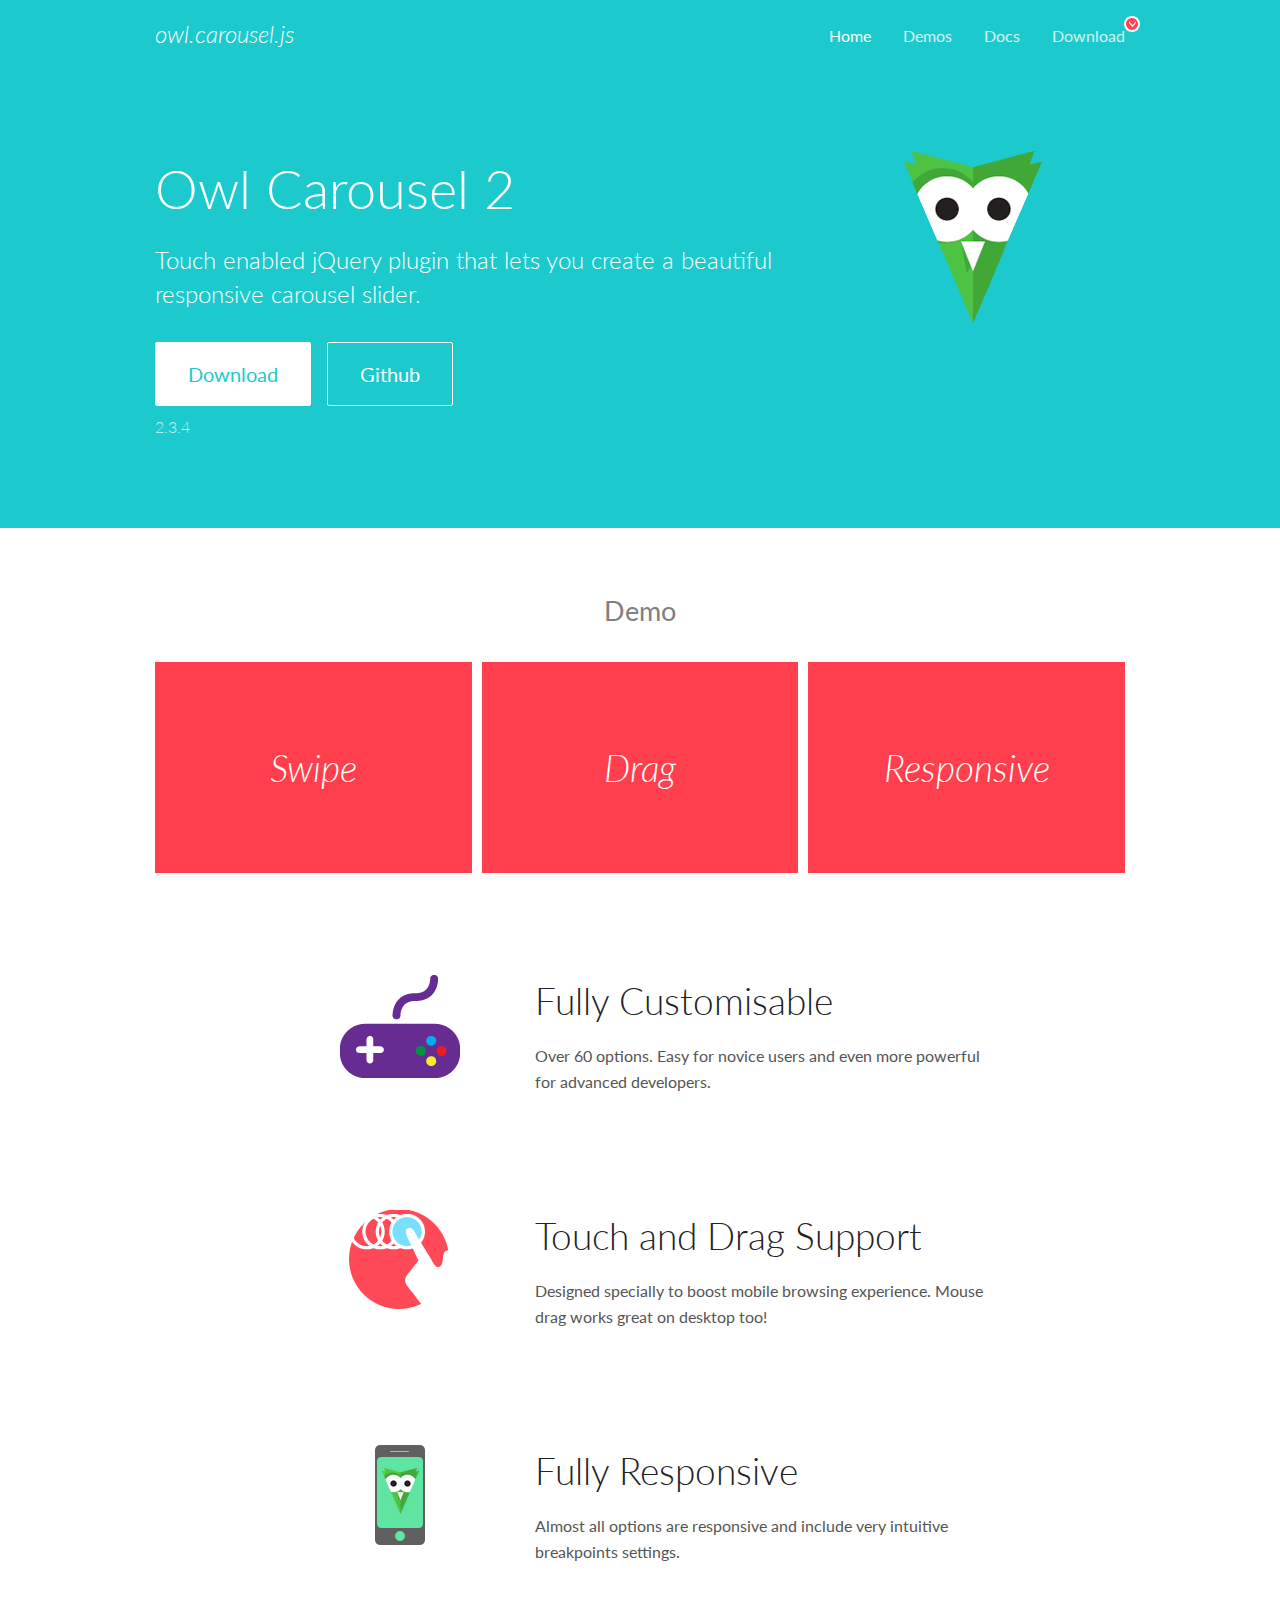
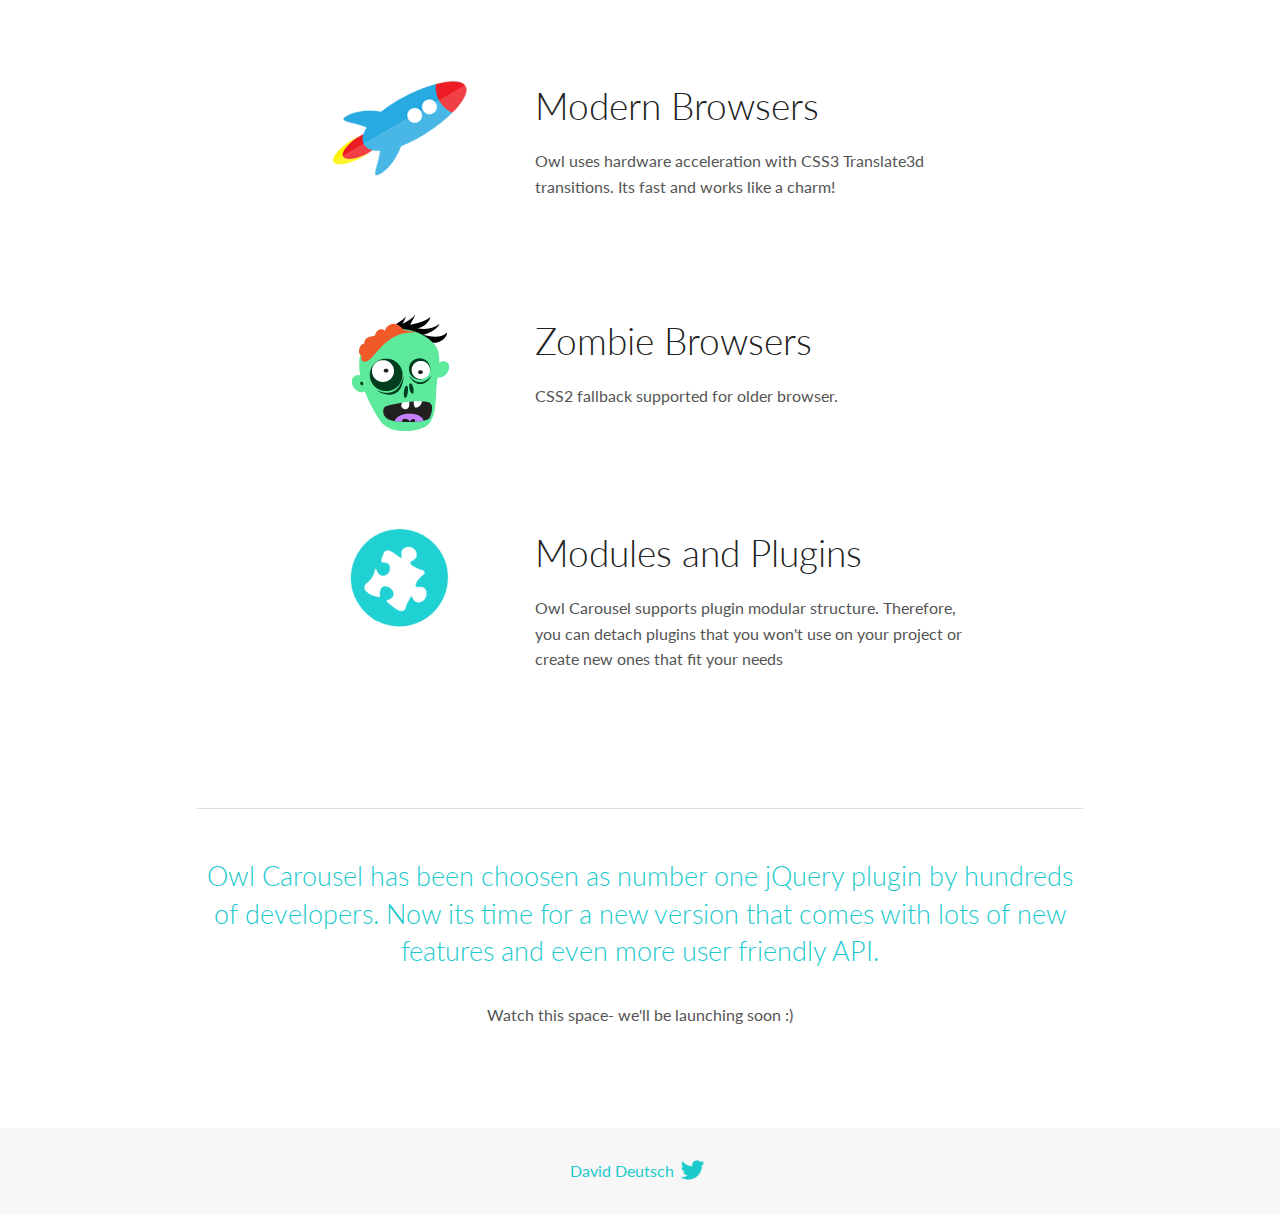
<file: owlCarousel/docs/index.html>
<!DOCTYPE html>
<html lang="en">
  <head>

    <!-- head -->
    <meta charset="utf-8">
    <meta name="msapplication-tap-highlight" content="no" />
    <meta name="viewport" content="width=device-width, initial-scale=1.0" />
    <meta name="description" content="Touch enabled jQuery plugin that lets you create beautiful responsive carousel slider.">
    <meta name="author" content="David Deutsch">
    <title>
      Home | Owl Carousel | 2.3.4
    </title>

    <!-- Stylesheets -->
    <link href='https://fonts.googleapis.com/css?family=Lato:300,400,700,400italic,300italic' rel='stylesheet' type='text/css'>
    <link rel="stylesheet" href="assets/css/docs.theme.min.css">

    <!-- Owl Stylesheets -->
    <link rel="stylesheet" href="assets/owlcarousel/assets/owl.carousel.min.css">
    <link rel="stylesheet" href="assets/owlcarousel/assets/owl.theme.default.min.css">

    <!-- HTML5 shim and Respond.js IE8 support of HTML5 elements and media queries -->

    <!--[if lt IE 9]>
      <script src="https://oss.maxcdn.com/libs/html5shiv/3.7.0/html5shiv.js"></script>
      <script src="https://oss.maxcdn.com/libs/respond.js/1.3.0/respond.min.js"></script>
    <![endif]-->

    <!-- Favicons -->
    <link rel="apple-touch-icon-precomposed" sizes="144x144" href="assets/ico/apple-touch-icon-144-precomposed.png">
    <link rel="shortcut icon" href="assets/ico/favicon.png">
    <link rel="shortcut icon" href="favicon.ico">

    <!-- Yeah i know js should not be in header. Its required for demos.-->

    <!-- javascript -->
    <script src="assets/vendors/jquery.min.js"></script>
    <script src="assets/owlcarousel/owl.carousel.js"></script>
  </head>
  <body>

    <!-- header -->
    <header class="header">
      <div class="row">
        <div class="large-12 columns">
          <div class="brand left">
            <h3>
              <a href="/OwlCarousel2/">owl.carousel.js</a> 
            </h3>
          </div>
          <a id="toggle-nav" class="right">
            <span></span> <span></span> <span></span> 
          </a> 
          <div class="nav-bar">
            <ul class="clearfix">
              <li class="active">
                <a href="/OwlCarousel2/index.html">Home</a> 
              </li>
              <li> <a href="/OwlCarousel2/demos/demos.html">Demos</a>  </li>
              <li> <a href="/OwlCarousel2/docs/started-welcome.html">Docs</a>  </li>
              <li>
                <a href="https://github.com/OwlCarousel2/OwlCarousel2/archive/2.3.4.zip">Download</a> 
                <span class="download"></span> 
              </li>
            </ul>
          </div>
        </div>
      </div>
    </header>

    <!-- home panel -->
    <section id="hero">
      <div class="row">
        <div class="large-8 medium-8 columns">
          <h1>Owl Carousel 2</h1>
          <h4>Touch enabled jQuery plugin that lets you create a beautiful responsive carousel slider.</h4>
          <a href="https://github.com/OwlCarousel2/OwlCarousel2/archive/2.3.4.zip" class="hero-button">Download</a> 
          <a href="https://github.com/OwlCarousel2/OwlCarousel2" class="hero-button outline">Github</a> 
          <p>2.3.4</p>
        </div>
        <div class="large-4 medium-4 columns">
          <img class="owl-logo" src="assets/img/owl-logo.png" alt="mr. Owl">
        </div>
      </div>
    </section>

    <!-- body -->
    <div class="home-demo">
      <div class="row">
        <div class="large-12 columns">
          <h3>Demo</h3>
          <div class="owl-carousel">
            <div class="item">
              <h2>Swipe</h2>
            </div>
            <div class="item">
              <h2>Drag</h2>
            </div>
            <div class="item">
              <h2>Responsive</h2>
            </div>
            <div class="item">
              <h2>CSS3</h2>
            </div>
            <div class="item">
              <h2>Fast</h2>
            </div>
            <div class="item">
              <h2>Easy</h2>
            </div>
            <div class="item">
              <h2>Free</h2>
            </div>
            <div class="item">
              <h2>Upgradable</h2>
            </div>
            <div class="item">
              <h2>Tons of options</h2>
            </div>
            <div class="item">
              <h2>Infinity</h2>
            </div>
            <div class="item">
              <h2>Auto Width</h2>
            </div>
          </div>
        </div>
      </div>
    </div>
    <script>
      var owl = $('.owl-carousel');
      owl.owlCarousel({
        margin: 10,
        loop: true,
        responsive: {
          0: {
            items: 1
          },
          600: {
            items: 2
          },
          1000: {
            items: 3
          }
        }
      })
    </script>

    <!-- features -->
    <div id="features">
      <div class="row">
        <div class="small-12 medium-9 small-centered columns">
          <section class="row feature">
            <div class="medium-4 small-12 columns">
              <img src="assets/img/feature-options.png" alt="">
            </div>
            <div class="medium-8 small-12 columns">
              <h2>Fully Customisable</h2>
              <p>Over 60 options. Easy for novice users and even more powerful for advanced developers.</p>
            </div>
          </section>
          <section class="row feature">
            <div class="medium-4 small-12 columns">
              <img src="assets/img/feature-drag.png" alt="">
            </div>
            <div class="medium-8 small-12 columns">
              <h2>Touch and Drag Support</h2>
              <p>Designed specially to boost mobile browsing experience. Mouse drag works great on desktop too!</p>
            </div>
          </section>
          <section class="row feature">
            <div class="medium-4 small-12 columns">
              <img src="assets/img/feature-responsive.png" alt="">
            </div>
            <div class="medium-8 small-12 columns">
              <h2>Fully Responsive</h2>
              <p>Almost all options are responsive and include very intuitive breakpoints settings.</p>
            </div>
          </section>
          <section class="row feature">
            <div class="medium-4 small-12 columns">
              <img src="assets/img/feature-modern.png" alt="">
            </div>
            <div class="medium-8 small-12 columns">
              <h2>Modern Browsers</h2>
              <p>Owl uses hardware acceleration with CSS3 Translate3d transitions. Its fast and works like a charm! </p>
            </div>
          </section>
          <section class="row feature">
            <div class="medium-4 small-12 columns">
              <img src="assets/img/feature-zombie.png" alt="">
            </div>
            <div class="medium-8 small-12 columns">
              <h2>Zombie Browsers</h2>
              <p>CSS2 fallback supported for older browser.</p>
            </div>
          </section>
          <section class="row feature">
            <div class="medium-4 small-12 columns">
              <img src="assets/img/feature-module.png" alt="">
            </div>
            <div class="medium-8 small-12 columns">
              <h2>Modules and Plugins</h2>
              <p>Owl Carousel supports plugin modular structure. Therefore, you can detach plugins that you won&#x27;t use on your project or create new ones that fit your needs</p>
            </div>
          </section>
        </div>
      </div>
    </div>

    <!-- footer -->
    <section id="teaser-text">
      <div class="row">
        <div class="small-12 medium-11 small-centered columns">
          <hr>
          <h3 id="owl-carousel-has-been-choosen-as-number-one-jquery-plugin-by-hundreds-of-developers-now-its-time-for-a-new-version-that-comes-with-lots-of-new-features-and-even-more-user-friendly-api-">Owl Carousel has been choosen as number one jQuery plugin by hundreds of developers. Now its time for a new version that comes with lots of new features and even more user friendly API.</h3>
          <p>Watch this space- we&#39;ll be launching soon :)</p>
        </div>
      </div>
    </section>

    <!-- footer -->
    <footer class="footer">
      <div class="row">
        <div class="large-12 columns">
          <h5>
            <a href="/OwlCarousel2/docs/support-contact.html">David Deutsch</a> 
            <a id="custom-tweet-button" href="https://twitter.com/share?url=https://github.com/OwlCarousel2/OwlCarousel2&text=Owl Carousel - This is so awesome! " target="_blank"></a> 
          </h5>
        </div>
      </div>
    </footer>

    <!-- vendors -->
    <script src="assets/vendors/highlight.js"></script>
    <script src="assets/js/app.js"></script>
  </body>
</html>
</file>
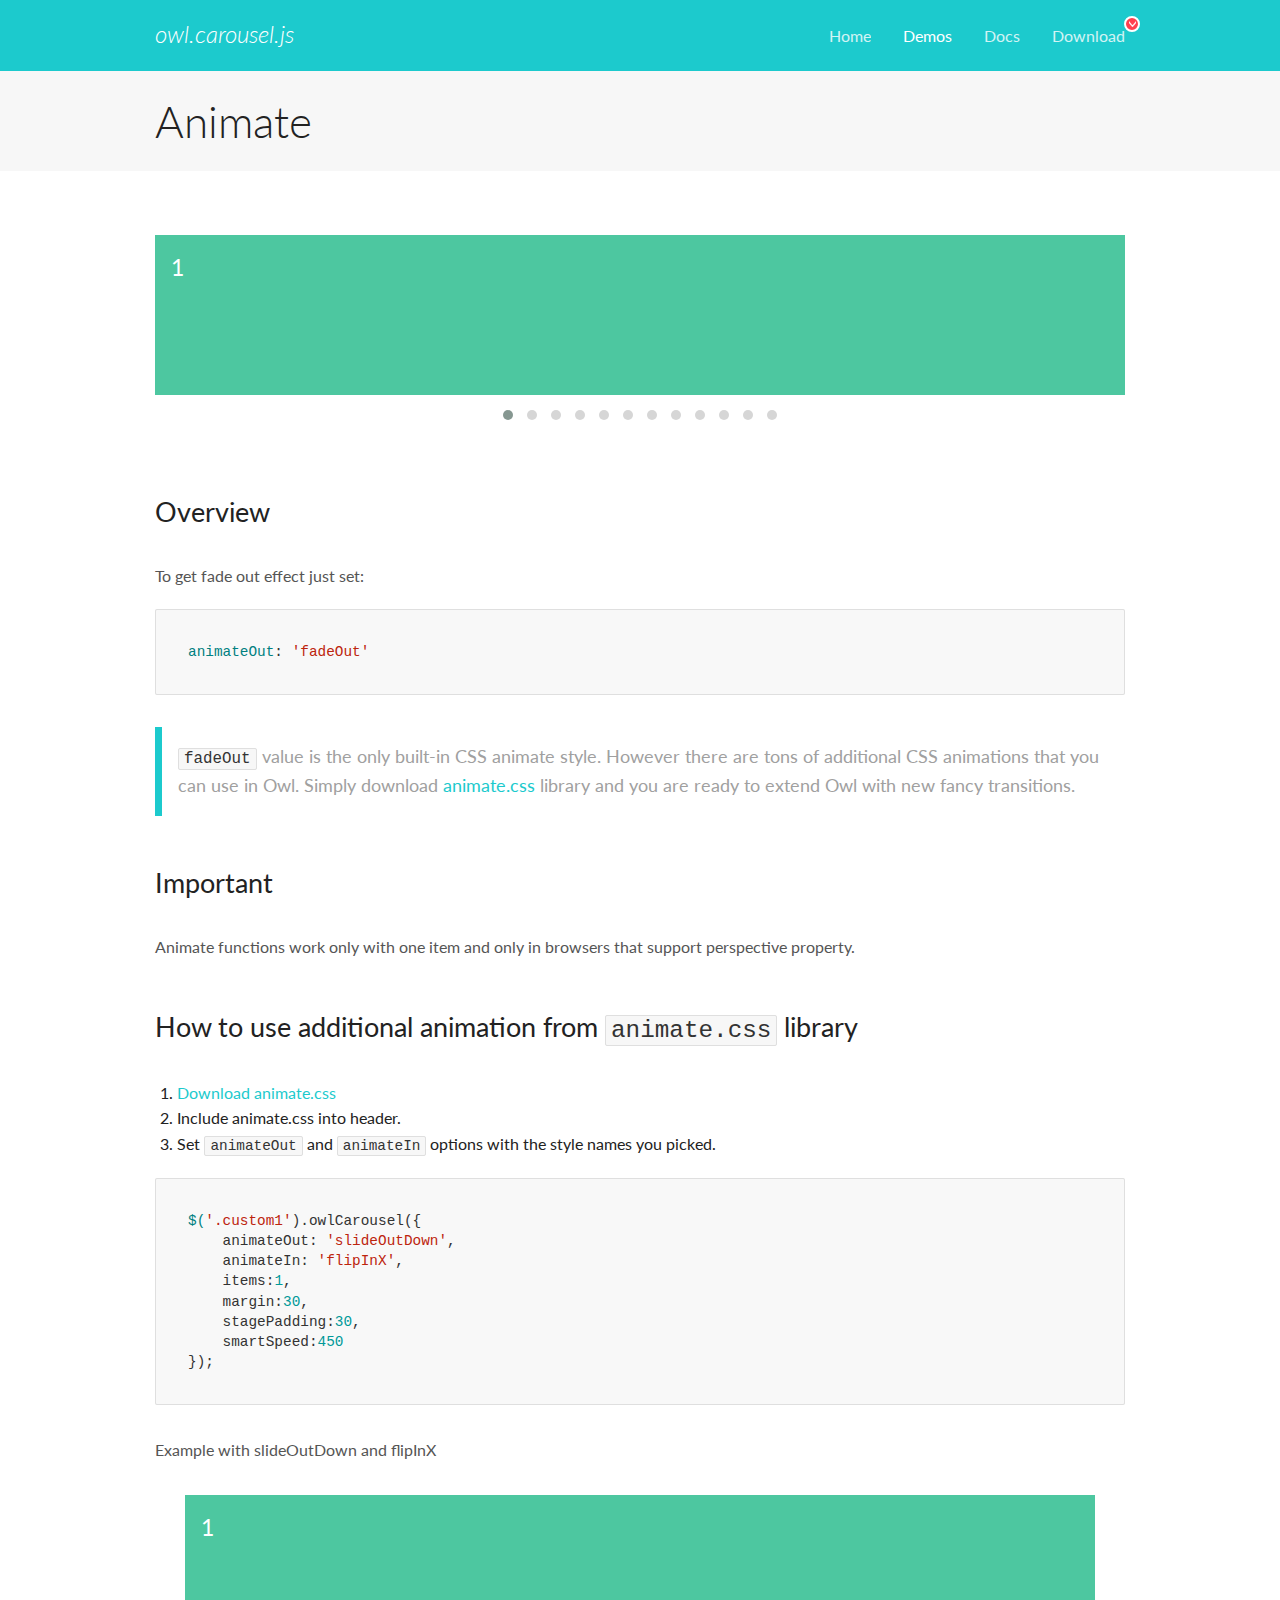
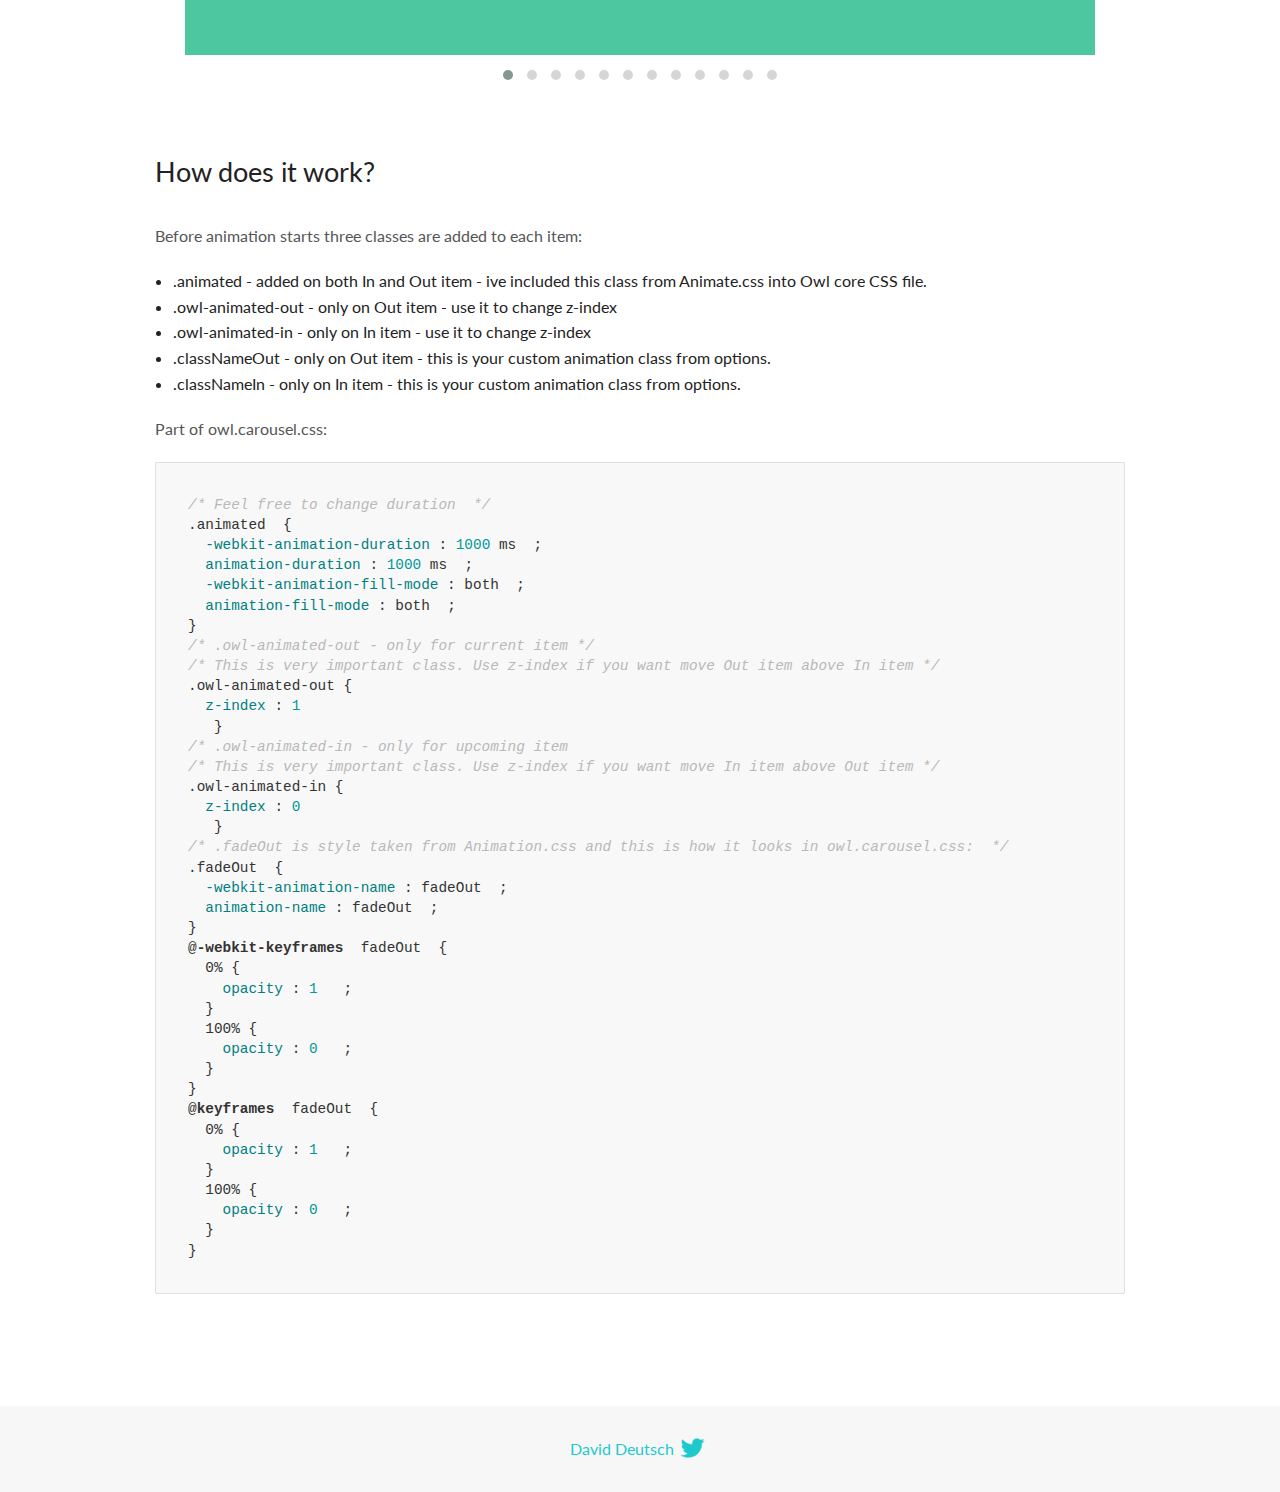
<file: owlCarousel/docs/demos/animate.html>
<!DOCTYPE html>
<html lang="en">
  <head>

    <!-- head -->
    <meta charset="utf-8">
    <meta name="msapplication-tap-highlight" content="no" />
    <meta name="viewport" content="width=device-width, initial-scale=1.0" />
    <meta name="description" content="Animate carousel">
    <meta name="author" content="David Deutsch">
    <title>
      Animate Demo | Owl Carousel | 2.3.4
    </title>

    <!-- Stylesheets -->
    <link href='https://fonts.googleapis.com/css?family=Lato:300,400,700,400italic,300italic' rel='stylesheet' type='text/css'>
    <link rel="stylesheet" href="../assets/css/docs.theme.min.css">

    <!-- Owl Stylesheets -->
    <link rel="stylesheet" href="../assets/owlcarousel/assets/owl.carousel.min.css">
    <link rel="stylesheet" href="../assets/owlcarousel/assets/owl.theme.default.min.css">

    <!-- HTML5 shim and Respond.js IE8 support of HTML5 elements and media queries -->

    <!--[if lt IE 9]>
      <script src="https://oss.maxcdn.com/libs/html5shiv/3.7.0/html5shiv.js"></script>
      <script src="https://oss.maxcdn.com/libs/respond.js/1.3.0/respond.min.js"></script>
    <![endif]-->

    <!-- Favicons -->
    <link rel="apple-touch-icon-precomposed" sizes="144x144" href="../assets/ico/apple-touch-icon-144-precomposed.png">
    <link rel="shortcut icon" href="../assets/ico/favicon.png">
    <link rel="shortcut icon" href="favicon.ico">

    <!-- Yeah i know js should not be in header. Its required for demos.-->

    <!-- javascript -->
    <script src="../assets/vendors/jquery.min.js"></script>
    <script src="../assets/owlcarousel/owl.carousel.js"></script>
  </head>
  <body>

    <!-- header -->
    <header class="header">
      <div class="row">
        <div class="large-12 columns">
          <div class="brand left">
            <h3>
              <a href="/OwlCarousel2/">owl.carousel.js</a> 
            </h3>
          </div>
          <a id="toggle-nav" class="right">
            <span></span> <span></span> <span></span> 
          </a> 
          <div class="nav-bar">
            <ul class="clearfix">
              <li> <a href="/OwlCarousel2/index.html">Home</a>  </li>
              <li class="active">
                <a href="/OwlCarousel2/demos/demos.html">Demos</a> 
              </li>
              <li> <a href="/OwlCarousel2/docs/started-welcome.html">Docs</a>  </li>
              <li>
                <a href="https://github.com/OwlCarousel2/OwlCarousel2/archive/2.3.4.zip">Download</a> 
                <span class="download"></span> 
              </li>
            </ul>
          </div>
        </div>
      </div>
    </header>

    <!-- title -->
    <section class="title">
      <div class="row">
        <div class="large-12 columns">
          <h1>Animate</h1>
        </div>
      </div>
    </section>

    <!--  Demos -->
    <section id="demos">
      <div class="row">
        <div class="large-12 columns">
          <div class="fadeOut owl-carousel owl-theme">
            <div class="item">
              <h4>1</h4>
            </div>
            <div class="item">
              <h4>2</h4>
            </div>
            <div class="item">
              <h4>3</h4>
            </div>
            <div class="item">
              <h4>4</h4>
            </div>
            <div class="item">
              <h4>5</h4>
            </div>
            <div class="item">
              <h4>6</h4>
            </div>
            <div class="item">
              <h4>7</h4>
            </div>
            <div class="item">
              <h4>8</h4>
            </div>
            <div class="item">
              <h4>9</h4>
            </div>
            <div class="item">
              <h4>10</h4>
            </div>
            <div class="item">
              <h4>11</h4>
            </div>
            <div class="item">
              <h4>12</h4>
            </div>
          </div>
          <h3 id="overview">Overview</h3>
          <p>To get fade out effect just set:</p>
          <pre><code>animateOut: &#39;fadeOut&#39;</code></pre>
          <blockquote>
            <p><code>fadeOut</code> value is the only built-in CSS animate style. However there are tons of additional CSS animations that you can use in Owl. Simply download
              <a href="https://daneden.github.io/animate.css/">animate.css</a>  library and you are ready to extend Owl with new fancy transitions.</p>
          </blockquote>
          <h3 id="important">Important</h3>
          <p>Animate functions work only with one item and only in browsers that support perspective property.</p>
          <h3 id="how-to-use-additional-animation-from-animate-css-library">How to use additional animation from <code>animate.css</code> library</h3>
          <ol>
            <li> <a href="https://daneden.github.io/animate.css/">Download animate.css</a>  </li>
            <li>Include animate.css into header.</li>
            <li>Set <code>animateOut</code> and <code>animateIn</code> options with the style names you picked.</li>
          </ol>
          <pre><code>$(&#39;.custom1&#39;).owlCarousel({
    animateOut: &#39;slideOutDown&#39;,
    animateIn: &#39;flipInX&#39;,
    items:1,
    margin:30,
    stagePadding:30,
    smartSpeed:450
});</code></pre>
          <p>Example with slideOutDown and flipInX</p>
          <div class="custom1 owl-carousel owl-theme">
            <div class="item">
              <h4>1</h4>
            </div>
            <div class="item">
              <h4>2</h4>
            </div>
            <div class="item">
              <h4>3</h4>
            </div>
            <div class="item">
              <h4>4</h4>
            </div>
            <div class="item">
              <h4>5</h4>
            </div>
            <div class="item">
              <h4>6</h4>
            </div>
            <div class="item">
              <h4>7</h4>
            </div>
            <div class="item">
              <h4>8</h4>
            </div>
            <div class="item">
              <h4>9</h4>
            </div>
            <div class="item">
              <h4>10</h4>
            </div>
            <div class="item">
              <h4>11</h4>
            </div>
            <div class="item">
              <h4>12</h4>
            </div>
          </div>
          <h3 id="how-does-it-work-">How does it work?</h3>
          <p>Before animation starts three classes are added to each item:</p>
          <ul>
            <li>.animated - added on both In and Out item - ive included this class from Animate.css into Owl core CSS file.</li>
            <li>.owl-animated-out - only on Out item - use it to change z-index</li>
            <li>.owl-animated-in - only on In item - use it to change z-index</li>
            <li>.classNameOut - only on Out item - this is your custom animation class from options.</li>
            <li>.classNameIn - only on In item - this is your custom animation class from options.</li>
          </ul>
          <p>Part of owl.carousel.css:</p>
          <pre><code class="language-css"><span class="comment">/* Feel free to change duration  */</span> 
<span class="class">.animated</span>  <span class="rules">{
  <span class="rule"><span class="attribute">-webkit-animation-duration</span> :<span class="value"> <span class="number">1000</span> ms</span> </span> ;
  <span class="rule"><span class="attribute">animation-duration</span> :<span class="value"> <span class="number">1000</span> ms</span> </span> ;
  <span class="rule"><span class="attribute">-webkit-animation-fill-mode</span> :<span class="value"> both</span> </span> ;
  <span class="rule"><span class="attribute">animation-fill-mode</span> :<span class="value"> both</span> </span> ;
<span class="rule">}</span> </span> 
<span class="comment">/* .owl-animated-out - only for current item */</span> 
<span class="comment">/* This is very important class. Use z-index if you want move Out item above In item */</span> 
<span class="class">.owl-animated-out</span> <span class="rules">{
  <span class="rule"><span class="attribute">z-index</span> :<span class="value"> <span class="number">1</span> 
</span> </span> </span> }
<span class="comment">/* .owl-animated-in - only for upcoming item
/* This is very important class. Use z-index if you want move In item above Out item */</span> 
<span class="class">.owl-animated-in</span> <span class="rules">{
  <span class="rule"><span class="attribute">z-index</span> :<span class="value"> <span class="number">0</span> 
</span> </span> </span> }
<span class="comment">/* .fadeOut is style taken from Animation.css and this is how it looks in owl.carousel.css:  */</span> 
<span class="class">.fadeOut</span>  <span class="rules">{
  <span class="rule"><span class="attribute">-webkit-animation-name</span> :<span class="value"> fadeOut</span> </span> ;
  <span class="rule"><span class="attribute">animation-name</span> :<span class="value"> fadeOut</span> </span> ;
<span class="rule">}</span> </span> 
<span class="at_rule">@<span class="keyword">-webkit-keyframes</span>  fadeOut </span> {
  0% <span class="rules">{
    <span class="rule"><span class="attribute">opacity</span> :<span class="value"> <span class="number">1</span> </span> </span> ;
  <span class="rule">}</span> </span> 
  100% <span class="rules">{
    <span class="rule"><span class="attribute">opacity</span> :<span class="value"> <span class="number">0</span> </span> </span> ;
  <span class="rule">}</span> </span> 
}
<span class="at_rule">@<span class="keyword">keyframes</span>  fadeOut </span> {
  0% <span class="rules">{
    <span class="rule"><span class="attribute">opacity</span> :<span class="value"> <span class="number">1</span> </span> </span> ;
  <span class="rule">}</span> </span> 
  100% <span class="rules">{
    <span class="rule"><span class="attribute">opacity</span> :<span class="value"> <span class="number">0</span> </span> </span> ;
  <span class="rule">}</span> </span> 
}</code></pre>
          <link rel="stylesheet" href="../assets/css/animate.css">
          <script>
            jQuery(document).ready(function($) {
              $('.fadeOut').owlCarousel({
                items: 1,
                animateOut: 'fadeOut',
                loop: true,
                margin: 10,
              });
              $('.custom1').owlCarousel({
                animateOut: 'slideOutDown',
                animateIn: 'flipInX',
                items: 1,
                margin: 30,
                stagePadding: 30,
                smartSpeed: 450
              });
            });
          </script>
        </div>
      </div>
    </section>

    <!-- footer -->
    <footer class="footer">
      <div class="row">
        <div class="large-12 columns">
          <h5>
            <a href="/OwlCarousel2/docs/support-contact.html">David Deutsch</a> 
            <a id="custom-tweet-button" href="https://twitter.com/share?url=https://github.com/OwlCarousel2/OwlCarousel2&text=Owl Carousel - This is so awesome! " target="_blank"></a> 
          </h5>
        </div>
      </div>
    </footer>

    <!-- vendors -->
    <script src="../assets/vendors/highlight.js"></script>
    <script src="../assets/js/app.js"></script>
  </body>
</html>
</file>
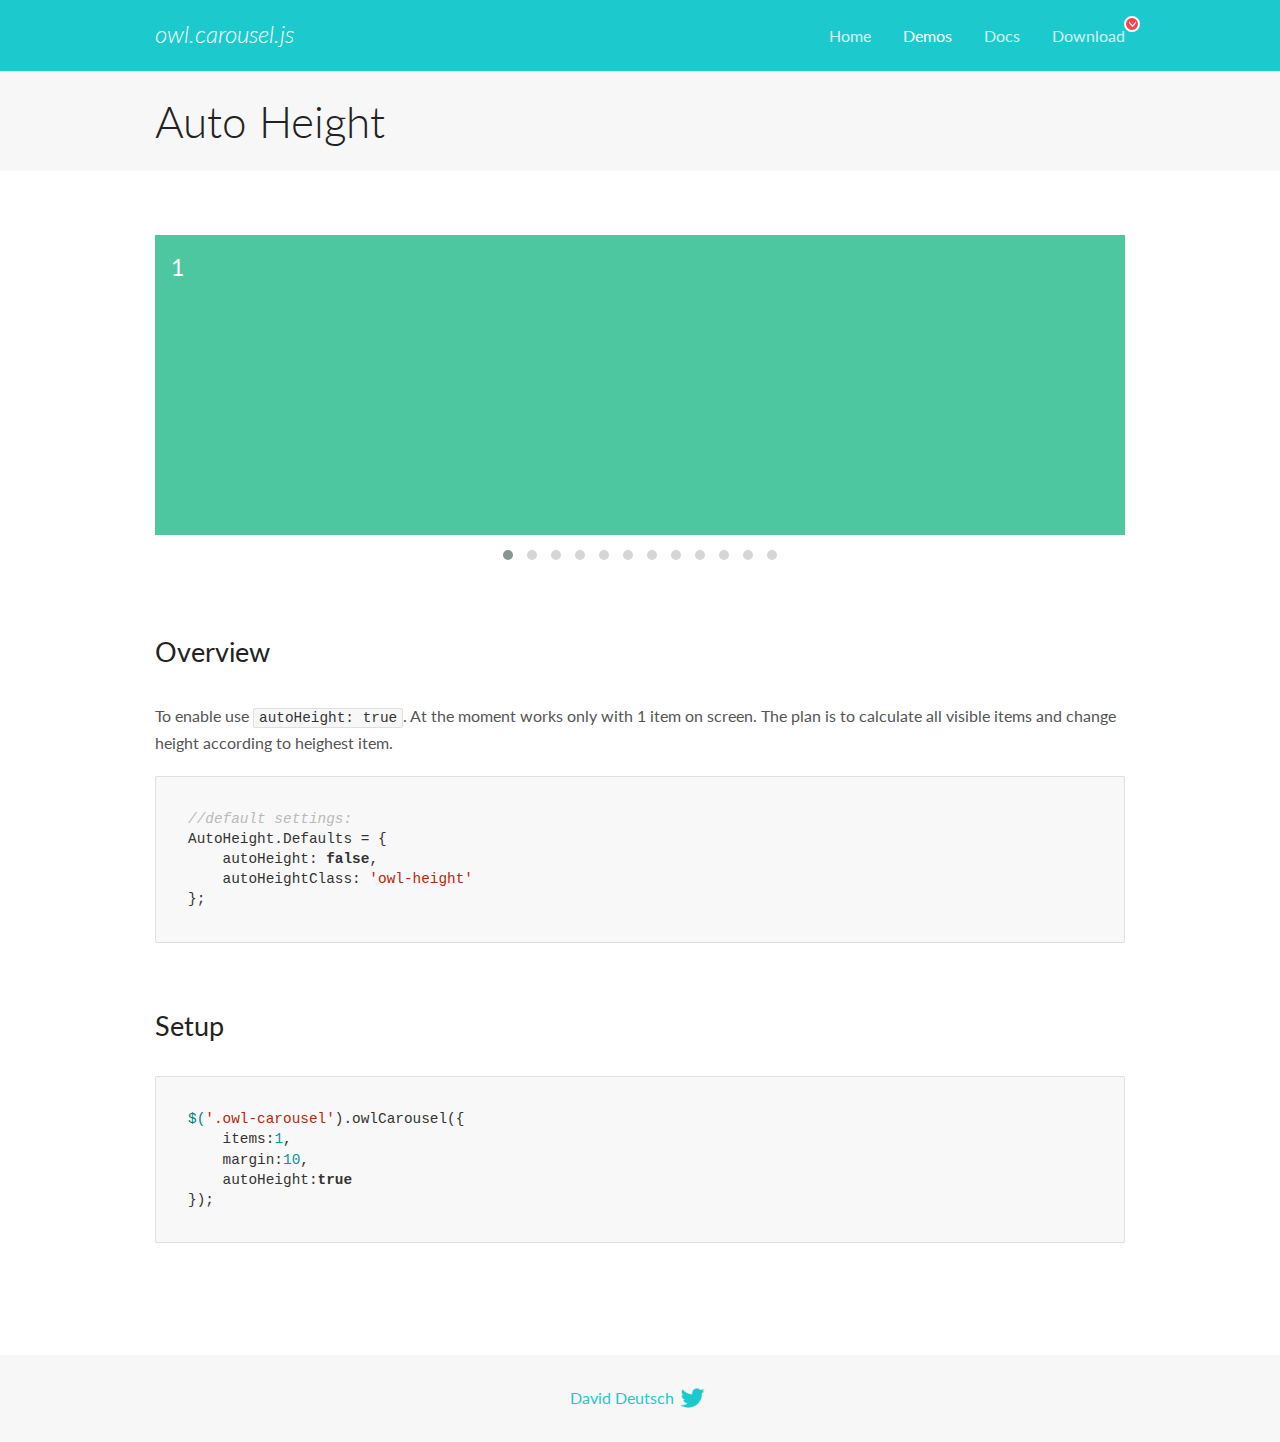
<file: owlCarousel/docs/demos/autoheight.html>
<!DOCTYPE html>
<html lang="en">
  <head>

    <!-- head -->
    <meta charset="utf-8">
    <meta name="msapplication-tap-highlight" content="no" />
    <meta name="viewport" content="width=device-width, initial-scale=1.0" />
    <meta name="description" content="autoHeight usage demo">
    <meta name="author" content="David Deutsch">
    <title>
      Auto Height Demo | Owl Carousel | 2.3.4
    </title>

    <!-- Stylesheets -->
    <link href='https://fonts.googleapis.com/css?family=Lato:300,400,700,400italic,300italic' rel='stylesheet' type='text/css'>
    <link rel="stylesheet" href="../assets/css/docs.theme.min.css">

    <!-- Owl Stylesheets -->
    <link rel="stylesheet" href="../assets/owlcarousel/assets/owl.carousel.min.css">
    <link rel="stylesheet" href="../assets/owlcarousel/assets/owl.theme.default.min.css">

    <!-- HTML5 shim and Respond.js IE8 support of HTML5 elements and media queries -->

    <!--[if lt IE 9]>
      <script src="https://oss.maxcdn.com/libs/html5shiv/3.7.0/html5shiv.js"></script>
      <script src="https://oss.maxcdn.com/libs/respond.js/1.3.0/respond.min.js"></script>
    <![endif]-->

    <!-- Favicons -->
    <link rel="apple-touch-icon-precomposed" sizes="144x144" href="../assets/ico/apple-touch-icon-144-precomposed.png">
    <link rel="shortcut icon" href="../assets/ico/favicon.png">
    <link rel="shortcut icon" href="favicon.ico">

    <!-- Yeah i know js should not be in header. Its required for demos.-->

    <!-- javascript -->
    <script src="../assets/vendors/jquery.min.js"></script>
    <script src="../assets/owlcarousel/owl.carousel.js"></script>
  </head>
  <body>

    <!-- header -->
    <header class="header">
      <div class="row">
        <div class="large-12 columns">
          <div class="brand left">
            <h3>
              <a href="/OwlCarousel2/">owl.carousel.js</a> 
            </h3>
          </div>
          <a id="toggle-nav" class="right">
            <span></span> <span></span> <span></span> 
          </a> 
          <div class="nav-bar">
            <ul class="clearfix">
              <li> <a href="/OwlCarousel2/index.html">Home</a>  </li>
              <li class="active">
                <a href="/OwlCarousel2/demos/demos.html">Demos</a> 
              </li>
              <li> <a href="/OwlCarousel2/docs/started-welcome.html">Docs</a>  </li>
              <li>
                <a href="https://github.com/OwlCarousel2/OwlCarousel2/archive/2.3.4.zip">Download</a> 
                <span class="download"></span> 
              </li>
            </ul>
          </div>
        </div>
      </div>
    </header>

    <!-- title -->
    <section class="title">
      <div class="row">
        <div class="large-12 columns">
          <h1>Auto Height</h1>
        </div>
      </div>
    </section>

    <!--  Demos -->
    <section id="demos">
      <div class="row">
        <div class="large-12 columns">
          <div class="owl-carousel owl-theme">
            <div class="item" style="height:300px">
              <h4>1</h4>
            </div>
            <div class="item" style="height:100px">
              <h4>2</h4>
            </div>
            <div class="item" style="height:500px">
              <h4>3</h4>
            </div>
            <div class="item" style="height:250px">
              <h4>4</h4>
            </div>
            <div class="item" style="height:400px">
              <h4>5</h4>
            </div>
            <div class="item" style="height:500px">
              <h4>6</h4>
            </div>
            <div class="item" style="height:600px">
              <h4>7</h4>
            </div>
            <div class="item" style="height:400px">
              <h4>8</h4>
            </div>
            <div class="item" style="height:300px">
              <h4>9</h4>
            </div>
            <div class="item" style="height:350px">
              <h4>10</h4>
            </div>
            <div class="item" style="height:200px">
              <h4>11</h4>
            </div>
            <div class="item" style="height:150px">
              <h4>12</h4>
            </div>
          </div>
          <h3 id="overview">Overview</h3>
          <p>To enable use <code>autoHeight: true</code>. At the moment works only with 1 item on screen. The plan is to calculate all visible items and change height according to heighest item.</p>
          <pre><code>//default settings:
AutoHeight.Defaults = {
    autoHeight: false,
    autoHeightClass: &#39;owl-height&#39;
};</code></pre>
          <h3 id="setup">Setup</h3>
          <pre><code>$(&#39;.owl-carousel&#39;).owlCarousel({
    items:1,
    margin:10,
    autoHeight:true
});</code></pre>
          <script>
            $(document).ready(function() {
              $('.owl-carousel').owlCarousel({
                items: 1,
                margin: 10,
                autoHeight: true
              });
            })
          </script>
        </div>
      </div>
    </section>

    <!-- footer -->
    <footer class="footer">
      <div class="row">
        <div class="large-12 columns">
          <h5>
            <a href="/OwlCarousel2/docs/support-contact.html">David Deutsch</a> 
            <a id="custom-tweet-button" href="https://twitter.com/share?url=https://github.com/OwlCarousel2/OwlCarousel2&text=Owl Carousel - This is so awesome! " target="_blank"></a> 
          </h5>
        </div>
      </div>
    </footer>

    <!-- vendors -->
    <script src="../assets/vendors/highlight.js"></script>
    <script src="../assets/js/app.js"></script>
  </body>
</html>
</file>
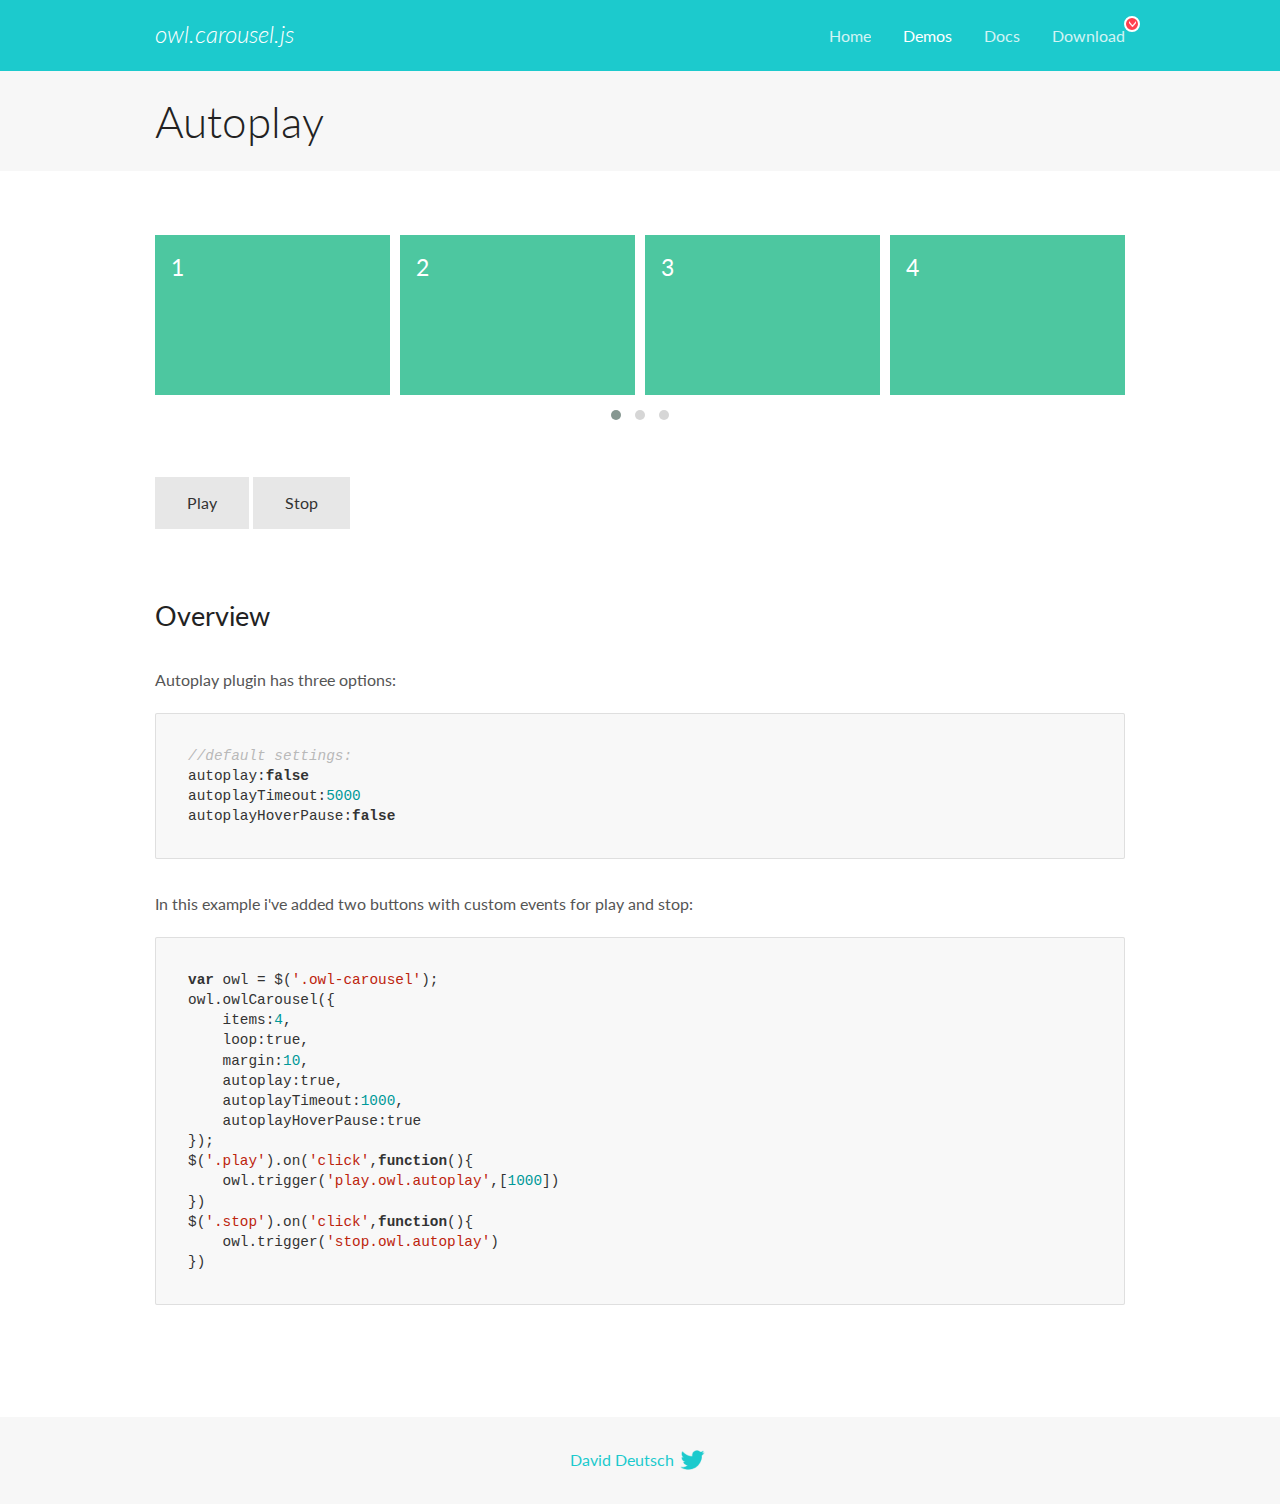
<file: owlCarousel/docs/demos/autoplay.html>
<!DOCTYPE html>
<html lang="en">
  <head>

    <!-- head -->
    <meta charset="utf-8">
    <meta name="msapplication-tap-highlight" content="no" />
    <meta name="viewport" content="width=device-width, initial-scale=1.0" />
    <meta name="description" content="Autoplay usage demo">
    <meta name="author" content="David Deutsch">
    <title>
      Autoplay Demo | Owl Carousel | 2.3.4
    </title>

    <!-- Stylesheets -->
    <link href='https://fonts.googleapis.com/css?family=Lato:300,400,700,400italic,300italic' rel='stylesheet' type='text/css'>
    <link rel="stylesheet" href="../assets/css/docs.theme.min.css">

    <!-- Owl Stylesheets -->
    <link rel="stylesheet" href="../assets/owlcarousel/assets/owl.carousel.min.css">
    <link rel="stylesheet" href="../assets/owlcarousel/assets/owl.theme.default.min.css">

    <!-- HTML5 shim and Respond.js IE8 support of HTML5 elements and media queries -->

    <!--[if lt IE 9]>
      <script src="https://oss.maxcdn.com/libs/html5shiv/3.7.0/html5shiv.js"></script>
      <script src="https://oss.maxcdn.com/libs/respond.js/1.3.0/respond.min.js"></script>
    <![endif]-->

    <!-- Favicons -->
    <link rel="apple-touch-icon-precomposed" sizes="144x144" href="../assets/ico/apple-touch-icon-144-precomposed.png">
    <link rel="shortcut icon" href="../assets/ico/favicon.png">
    <link rel="shortcut icon" href="favicon.ico">

    <!-- Yeah i know js should not be in header. Its required for demos.-->

    <!-- javascript -->
    <script src="../assets/vendors/jquery.min.js"></script>
    <script src="../assets/owlcarousel/owl.carousel.js"></script>
  </head>
  <body>

    <!-- header -->
    <header class="header">
      <div class="row">
        <div class="large-12 columns">
          <div class="brand left">
            <h3>
              <a href="/OwlCarousel2/">owl.carousel.js</a> 
            </h3>
          </div>
          <a id="toggle-nav" class="right">
            <span></span> <span></span> <span></span> 
          </a> 
          <div class="nav-bar">
            <ul class="clearfix">
              <li> <a href="/OwlCarousel2/index.html">Home</a>  </li>
              <li class="active">
                <a href="/OwlCarousel2/demos/demos.html">Demos</a> 
              </li>
              <li> <a href="/OwlCarousel2/docs/started-welcome.html">Docs</a>  </li>
              <li>
                <a href="https://github.com/OwlCarousel2/OwlCarousel2/archive/2.3.4.zip">Download</a> 
                <span class="download"></span> 
              </li>
            </ul>
          </div>
        </div>
      </div>
    </header>

    <!-- title -->
    <section class="title">
      <div class="row">
        <div class="large-12 columns">
          <h1>Autoplay</h1>
        </div>
      </div>
    </section>

    <!--  Demos -->
    <section id="demos">
      <div class="row">
        <div class="large-12 columns">
          <div class="owl-carousel owl-theme">
            <div class="item">
              <h4>1</h4>
            </div>
            <div class="item">
              <h4>2</h4>
            </div>
            <div class="item">
              <h4>3</h4>
            </div>
            <div class="item">
              <h4>4</h4>
            </div>
            <div class="item">
              <h4>5</h4>
            </div>
            <div class="item">
              <h4>6</h4>
            </div>
            <div class="item">
              <h4>7</h4>
            </div>
            <div class="item">
              <h4>8</h4>
            </div>
            <div class="item">
              <h4>9</h4>
            </div>
            <div class="item">
              <h4>10</h4>
            </div>
            <div class="item">
              <h4>11</h4>
            </div>
            <div class="item">
              <h4>12</h4>
            </div>
          </div>
          <a class="button secondary play">Play</a> 
          <a class="button secondary stop">Stop</a> 
          <h3 id="overview">Overview</h3>
          <p>Autoplay plugin has three options:</p>
          <pre><code>//default settings:
autoplay:false
autoplayTimeout:5000
autoplayHoverPause:false</code></pre>
          <p>In this example i&#39;ve added two buttons with custom events for play and stop:</p>
          <pre><code>var owl = $(&#39;.owl-carousel&#39;);
owl.owlCarousel({
    items:4,
    loop:true,
    margin:10,
    autoplay:true,
    autoplayTimeout:1000,
    autoplayHoverPause:true
});
$(&#39;.play&#39;).on(&#39;click&#39;,function(){
    owl.trigger(&#39;play.owl.autoplay&#39;,[1000])
})
$(&#39;.stop&#39;).on(&#39;click&#39;,function(){
    owl.trigger(&#39;stop.owl.autoplay&#39;)
})</code></pre>
          <script>
            $(document).ready(function() {
              var owl = $('.owl-carousel');
              owl.owlCarousel({
                items: 4,
                loop: true,
                margin: 10,
                autoplay: true,
                autoplayTimeout: 1000,
                autoplayHoverPause: true
              });
              $('.play').on('click', function() {
                owl.trigger('play.owl.autoplay', [1000])
              })
              $('.stop').on('click', function() {
                owl.trigger('stop.owl.autoplay')
              })
            })
          </script>
        </div>
      </div>
    </section>

    <!-- footer -->
    <footer class="footer">
      <div class="row">
        <div class="large-12 columns">
          <h5>
            <a href="/OwlCarousel2/docs/support-contact.html">David Deutsch</a> 
            <a id="custom-tweet-button" href="https://twitter.com/share?url=https://github.com/OwlCarousel2/OwlCarousel2&text=Owl Carousel - This is so awesome! " target="_blank"></a> 
          </h5>
        </div>
      </div>
    </footer>

    <!-- vendors -->
    <script src="../assets/vendors/highlight.js"></script>
    <script src="../assets/js/app.js"></script>
  </body>
</html>
</file>
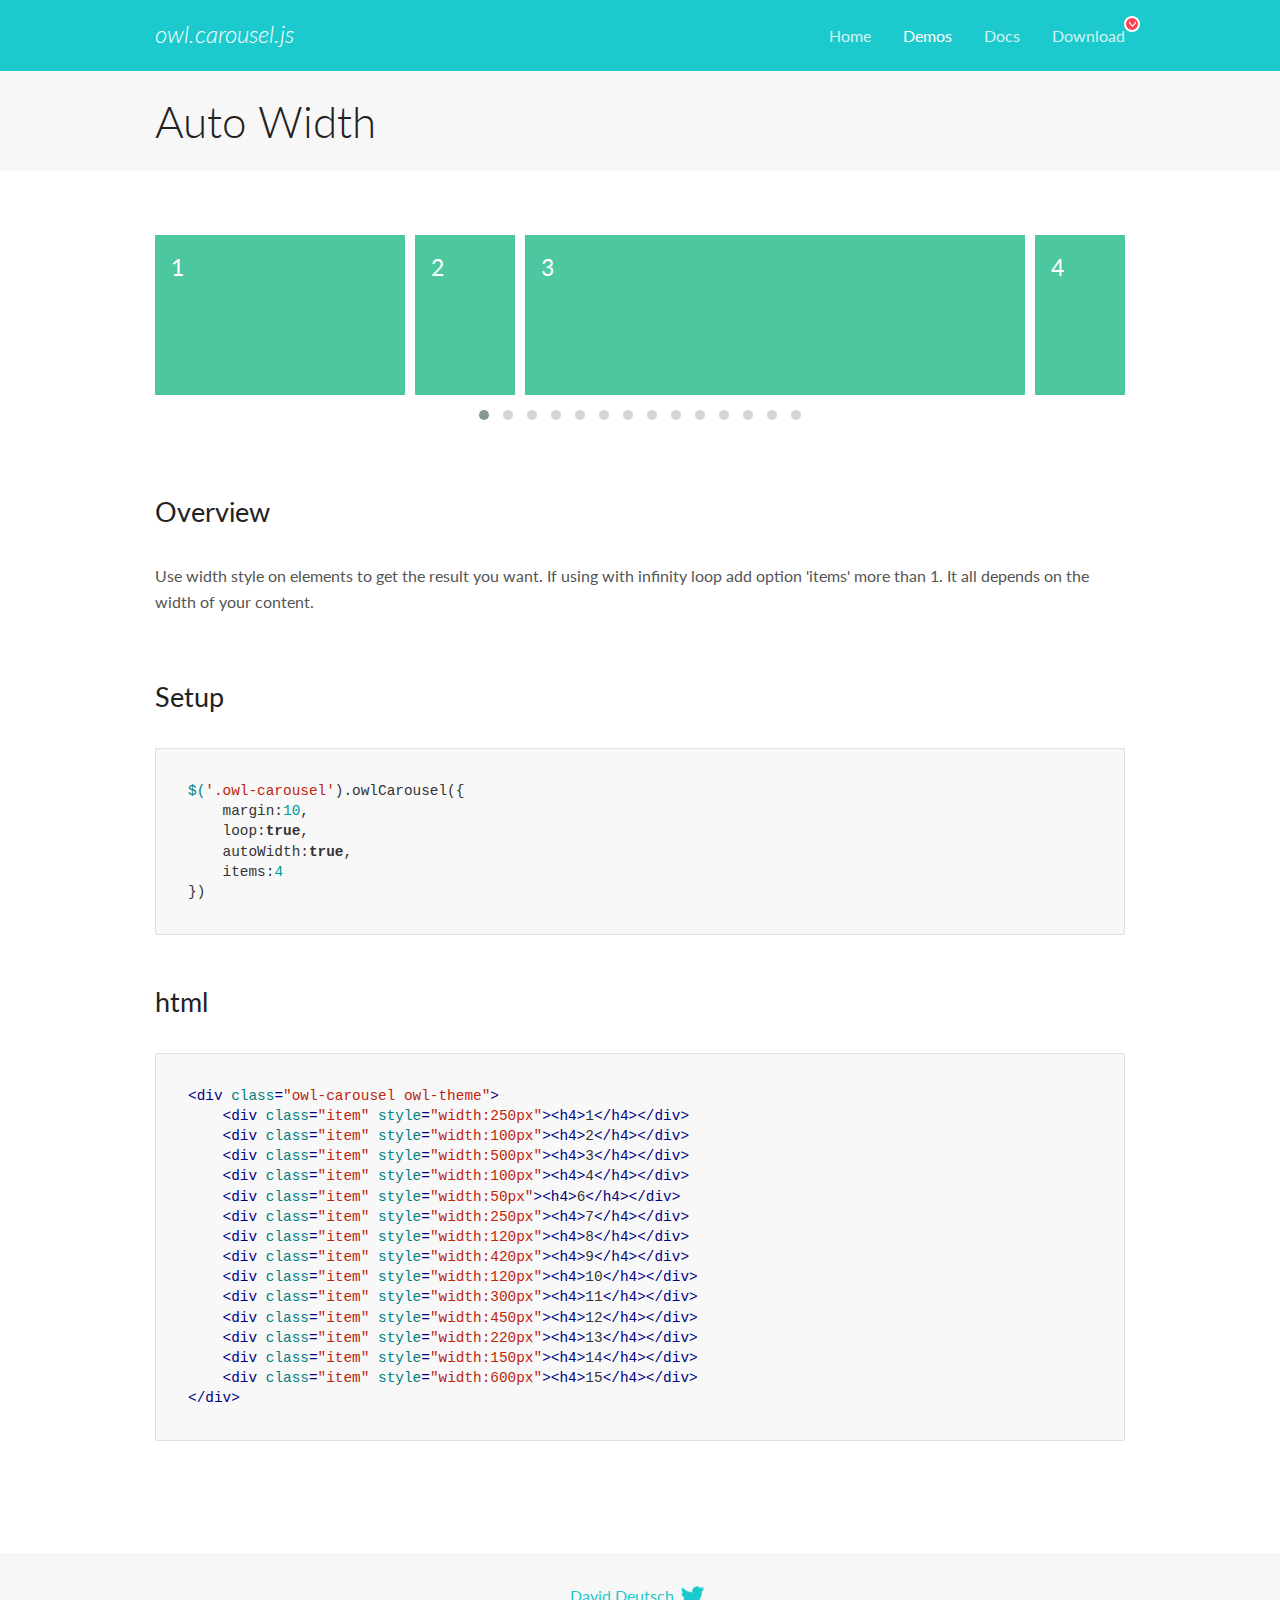
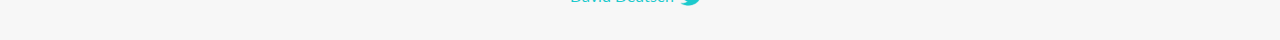
<file: owlCarousel/docs/demos/autowidth.html>
<!DOCTYPE html>
<html lang="en">
  <head>

    <!-- head -->
    <meta charset="utf-8">
    <meta name="msapplication-tap-highlight" content="no" />
    <meta name="viewport" content="width=device-width, initial-scale=1.0" />
    <meta name="description" content="Auto Width">
    <meta name="author" content="David Deutsch">
    <title>
      Auto Width Demo | Owl Carousel | 2.3.4
    </title>

    <!-- Stylesheets -->
    <link href='https://fonts.googleapis.com/css?family=Lato:300,400,700,400italic,300italic' rel='stylesheet' type='text/css'>
    <link rel="stylesheet" href="../assets/css/docs.theme.min.css">

    <!-- Owl Stylesheets -->
    <link rel="stylesheet" href="../assets/owlcarousel/assets/owl.carousel.min.css">
    <link rel="stylesheet" href="../assets/owlcarousel/assets/owl.theme.default.min.css">

    <!-- HTML5 shim and Respond.js IE8 support of HTML5 elements and media queries -->

    <!--[if lt IE 9]>
      <script src="https://oss.maxcdn.com/libs/html5shiv/3.7.0/html5shiv.js"></script>
      <script src="https://oss.maxcdn.com/libs/respond.js/1.3.0/respond.min.js"></script>
    <![endif]-->

    <!-- Favicons -->
    <link rel="apple-touch-icon-precomposed" sizes="144x144" href="../assets/ico/apple-touch-icon-144-precomposed.png">
    <link rel="shortcut icon" href="../assets/ico/favicon.png">
    <link rel="shortcut icon" href="favicon.ico">

    <!-- Yeah i know js should not be in header. Its required for demos.-->

    <!-- javascript -->
    <script src="../assets/vendors/jquery.min.js"></script>
    <script src="../assets/owlcarousel/owl.carousel.js"></script>
  </head>
  <body>

    <!-- header -->
    <header class="header">
      <div class="row">
        <div class="large-12 columns">
          <div class="brand left">
            <h3>
              <a href="/OwlCarousel2/">owl.carousel.js</a> 
            </h3>
          </div>
          <a id="toggle-nav" class="right">
            <span></span> <span></span> <span></span> 
          </a> 
          <div class="nav-bar">
            <ul class="clearfix">
              <li> <a href="/OwlCarousel2/index.html">Home</a>  </li>
              <li class="active">
                <a href="/OwlCarousel2/demos/demos.html">Demos</a> 
              </li>
              <li> <a href="/OwlCarousel2/docs/started-welcome.html">Docs</a>  </li>
              <li>
                <a href="https://github.com/OwlCarousel2/OwlCarousel2/archive/2.3.4.zip">Download</a> 
                <span class="download"></span> 
              </li>
            </ul>
          </div>
        </div>
      </div>
    </header>

    <!-- title -->
    <section class="title">
      <div class="row">
        <div class="large-12 columns">
          <h1>Auto Width</h1>
        </div>
      </div>
    </section>

    <!--  Demos -->
    <section id="demos">
      <div class="row">
        <div class="large-12 columns">
          <div class="owl-carousel owl-theme">
            <div class="item" style="width:250px">
              <h4>1</h4>
            </div>
            <div class="item" style="width:100px">
              <h4>2</h4>
            </div>
            <div class="item" style="width:500px">
              <h4>3</h4>
            </div>
            <div class="item" style="width:100px">
              <h4>4</h4>
            </div>
            <div class="item" style="width:50px">
              <h4>6</h4>
            </div>
            <div class="item" style="width:250px">
              <h4>7</h4>
            </div>
            <div class="item" style="width:120px">
              <h4>8</h4>
            </div>
            <div class="item" style="width:420px">
              <h4>9</h4>
            </div>
            <div class="item" style="width:120px">
              <h4>10</h4>
            </div>
            <div class="item" style="width:300px">
              <h4>11</h4>
            </div>
            <div class="item" style="width:450px">
              <h4>12</h4>
            </div>
            <div class="item" style="width:220px">
              <h4>13</h4>
            </div>
            <div class="item" style="width:150px">
              <h4>14</h4>
            </div>
            <div class="item" style="width:600px">
              <h4>15</h4>
            </div>
          </div>
          <h3 id="overview">Overview</h3>
          <p>Use width style on elements to get the result you want. If using with infinity loop add option &#39;items&#39; more than 1. It all depends on the width of your content.</p>
          <h3 id="setup">Setup</h3>
          <pre><code>$(&#39;.owl-carousel&#39;).owlCarousel({
    margin:10,
    loop:true,
    autoWidth:true,
    items:4
})</code></pre>
          <h3 id="html">html</h3>
          <pre><code>&lt;div class=&quot;owl-carousel owl-theme&quot;&gt;
    &lt;div class=&quot;item&quot; style=&quot;width:250px&quot;&gt;&lt;h4&gt;1&lt;/h4&gt;&lt;/div&gt;
    &lt;div class=&quot;item&quot; style=&quot;width:100px&quot;&gt;&lt;h4&gt;2&lt;/h4&gt;&lt;/div&gt;
    &lt;div class=&quot;item&quot; style=&quot;width:500px&quot;&gt;&lt;h4&gt;3&lt;/h4&gt;&lt;/div&gt;
    &lt;div class=&quot;item&quot; style=&quot;width:100px&quot;&gt;&lt;h4&gt;4&lt;/h4&gt;&lt;/div&gt;
    &lt;div class=&quot;item&quot; style=&quot;width:50px&quot;&gt;&lt;h4&gt;6&lt;/h4&gt;&lt;/div&gt;
    &lt;div class=&quot;item&quot; style=&quot;width:250px&quot;&gt;&lt;h4&gt;7&lt;/h4&gt;&lt;/div&gt;
    &lt;div class=&quot;item&quot; style=&quot;width:120px&quot;&gt;&lt;h4&gt;8&lt;/h4&gt;&lt;/div&gt;
    &lt;div class=&quot;item&quot; style=&quot;width:420px&quot;&gt;&lt;h4&gt;9&lt;/h4&gt;&lt;/div&gt;
    &lt;div class=&quot;item&quot; style=&quot;width:120px&quot;&gt;&lt;h4&gt;10&lt;/h4&gt;&lt;/div&gt;
    &lt;div class=&quot;item&quot; style=&quot;width:300px&quot;&gt;&lt;h4&gt;11&lt;/h4&gt;&lt;/div&gt;
    &lt;div class=&quot;item&quot; style=&quot;width:450px&quot;&gt;&lt;h4&gt;12&lt;/h4&gt;&lt;/div&gt;
    &lt;div class=&quot;item&quot; style=&quot;width:220px&quot;&gt;&lt;h4&gt;13&lt;/h4&gt;&lt;/div&gt;
    &lt;div class=&quot;item&quot; style=&quot;width:150px&quot;&gt;&lt;h4&gt;14&lt;/h4&gt;&lt;/div&gt;
    &lt;div class=&quot;item&quot; style=&quot;width:600px&quot;&gt;&lt;h4&gt;15&lt;/h4&gt;&lt;/div&gt;
&lt;/div&gt;</code></pre>
          <script>
            $(document).ready(function() {
              $('.owl-carousel').owlCarousel({
                margin: 10,
                loop: true,
                autoWidth: true,
                items: 4
              })
            })
          </script>
        </div>
      </div>
    </section>

    <!-- footer -->
    <footer class="footer">
      <div class="row">
        <div class="large-12 columns">
          <h5>
            <a href="/OwlCarousel2/docs/support-contact.html">David Deutsch</a> 
            <a id="custom-tweet-button" href="https://twitter.com/share?url=https://github.com/OwlCarousel2/OwlCarousel2&text=Owl Carousel - This is so awesome! " target="_blank"></a> 
          </h5>
        </div>
      </div>
    </footer>

    <!-- vendors -->
    <script src="../assets/vendors/highlight.js"></script>
    <script src="../assets/js/app.js"></script>
  </body>
</html>
</file>
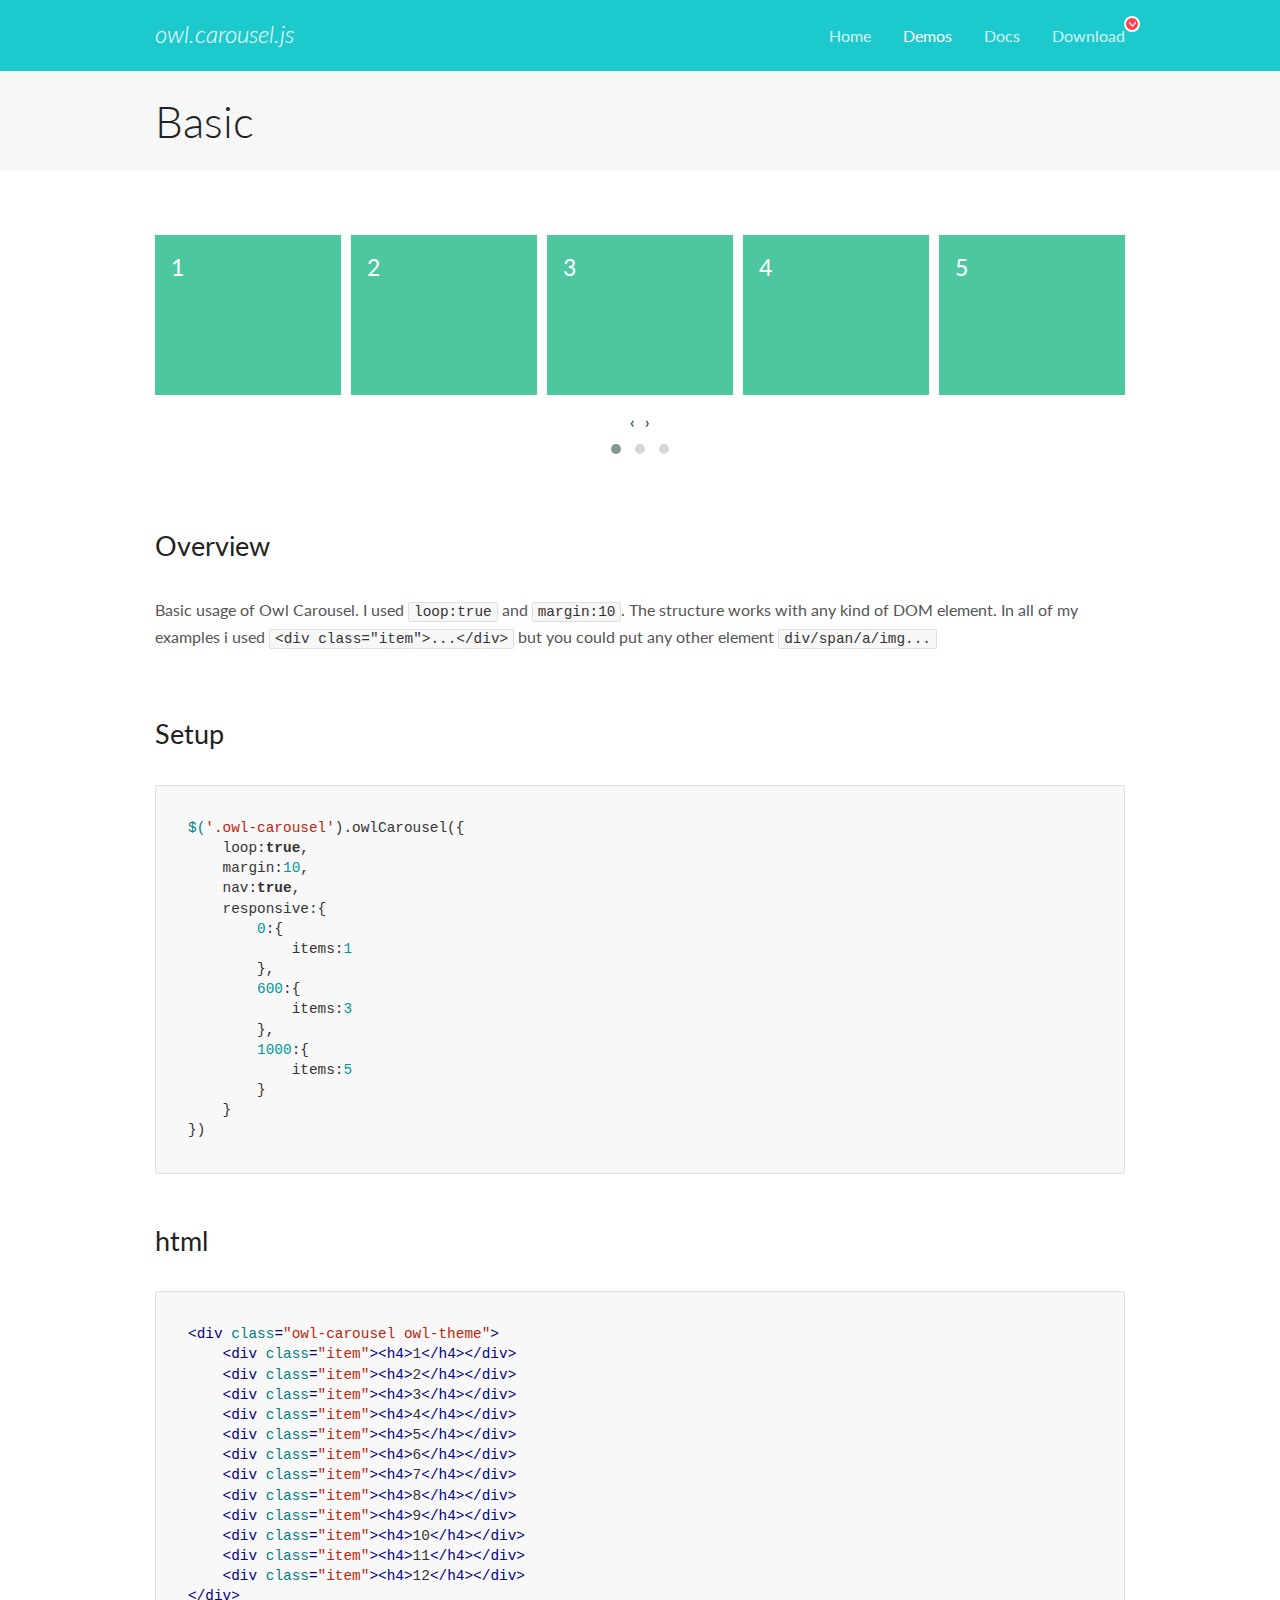
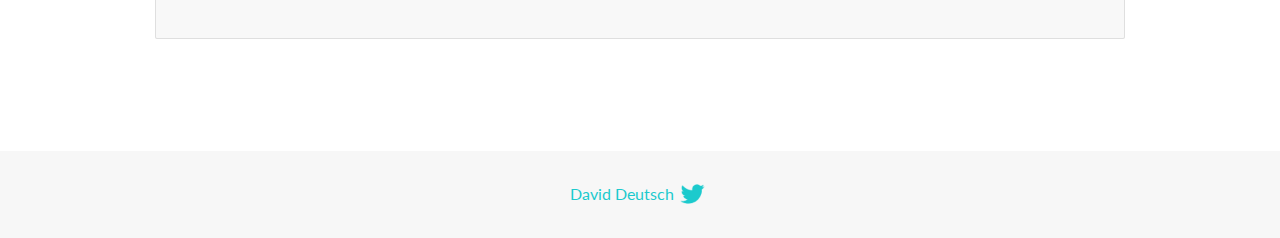
<file: owlCarousel/docs/demos/basic.html>
<!DOCTYPE html>
<html lang="en">
  <head>

    <!-- head -->
    <meta charset="utf-8">
    <meta name="msapplication-tap-highlight" content="no" />
    <meta name="viewport" content="width=device-width, initial-scale=1.0" />
    <meta name="description" content="Basic usage demo">
    <meta name="author" content="David Deutsch">
    <title>
      Basic Demo | Owl Carousel | 2.3.4
    </title>

    <!-- Stylesheets -->
    <link href='https://fonts.googleapis.com/css?family=Lato:300,400,700,400italic,300italic' rel='stylesheet' type='text/css'>
    <link rel="stylesheet" href="../assets/css/docs.theme.min.css">

    <!-- Owl Stylesheets -->
    <link rel="stylesheet" href="../assets/owlcarousel/assets/owl.carousel.min.css">
    <link rel="stylesheet" href="../assets/owlcarousel/assets/owl.theme.default.min.css">

    <!-- HTML5 shim and Respond.js IE8 support of HTML5 elements and media queries -->

    <!--[if lt IE 9]>
      <script src="https://oss.maxcdn.com/libs/html5shiv/3.7.0/html5shiv.js"></script>
      <script src="https://oss.maxcdn.com/libs/respond.js/1.3.0/respond.min.js"></script>
    <![endif]-->

    <!-- Favicons -->
    <link rel="apple-touch-icon-precomposed" sizes="144x144" href="../assets/ico/apple-touch-icon-144-precomposed.png">
    <link rel="shortcut icon" href="../assets/ico/favicon.png">
    <link rel="shortcut icon" href="favicon.ico">

    <!-- Yeah i know js should not be in header. Its required for demos.-->

    <!-- javascript -->
    <script src="../assets/vendors/jquery.min.js"></script>
    <script src="../assets/owlcarousel/owl.carousel.js"></script>
  </head>
  <body>

    <!-- header -->
    <header class="header">
      <div class="row">
        <div class="large-12 columns">
          <div class="brand left">
            <h3>
              <a href="/OwlCarousel2/">owl.carousel.js</a> 
            </h3>
          </div>
          <a id="toggle-nav" class="right">
            <span></span> <span></span> <span></span> 
          </a> 
          <div class="nav-bar">
            <ul class="clearfix">
              <li> <a href="/OwlCarousel2/index.html">Home</a>  </li>
              <li class="active">
                <a href="/OwlCarousel2/demos/demos.html">Demos</a> 
              </li>
              <li> <a href="/OwlCarousel2/docs/started-welcome.html">Docs</a>  </li>
              <li>
                <a href="https://github.com/OwlCarousel2/OwlCarousel2/archive/2.3.4.zip">Download</a> 
                <span class="download"></span> 
              </li>
            </ul>
          </div>
        </div>
      </div>
    </header>

    <!-- title -->
    <section class="title">
      <div class="row">
        <div class="large-12 columns">
          <h1>Basic</h1>
        </div>
      </div>
    </section>

    <!--  Demos -->
    <section id="demos">
      <div class="row">
        <div class="large-12 columns">
          <div class="owl-carousel owl-theme">
            <div class="item">
              <h4>1</h4>
            </div>
            <div class="item">
              <h4>2</h4>
            </div>
            <div class="item">
              <h4>3</h4>
            </div>
            <div class="item">
              <h4>4</h4>
            </div>
            <div class="item">
              <h4>5</h4>
            </div>
            <div class="item">
              <h4>6</h4>
            </div>
            <div class="item">
              <h4>7</h4>
            </div>
            <div class="item">
              <h4>8</h4>
            </div>
            <div class="item">
              <h4>9</h4>
            </div>
            <div class="item">
              <h4>10</h4>
            </div>
            <div class="item">
              <h4>11</h4>
            </div>
            <div class="item">
              <h4>12</h4>
            </div>
          </div>
          <h3 id="overview">Overview</h3>
          <p>Basic usage of Owl Carousel. I used <code>loop:true</code> and <code>margin:10</code>. The structure works with any kind of DOM element. In all of my examples i used <code>&lt;div class=&quot;item&quot;&gt;...&lt;/div&gt;</code> but you could
            put any other element <code>div/span/a/img...</code></p>
          <h3 id="setup">Setup</h3>
          <pre><code>$(&#39;.owl-carousel&#39;).owlCarousel({
    loop:true,
    margin:10,
    nav:true,
    responsive:{
        0:{
            items:1
        },
        600:{
            items:3
        },
        1000:{
            items:5
        }
    }
})</code></pre>
          <h3 id="html">html</h3>
          <pre><code>&lt;div class=&quot;owl-carousel owl-theme&quot;&gt;
    &lt;div class=&quot;item&quot;&gt;&lt;h4&gt;1&lt;/h4&gt;&lt;/div&gt;
    &lt;div class=&quot;item&quot;&gt;&lt;h4&gt;2&lt;/h4&gt;&lt;/div&gt;
    &lt;div class=&quot;item&quot;&gt;&lt;h4&gt;3&lt;/h4&gt;&lt;/div&gt;
    &lt;div class=&quot;item&quot;&gt;&lt;h4&gt;4&lt;/h4&gt;&lt;/div&gt;
    &lt;div class=&quot;item&quot;&gt;&lt;h4&gt;5&lt;/h4&gt;&lt;/div&gt;
    &lt;div class=&quot;item&quot;&gt;&lt;h4&gt;6&lt;/h4&gt;&lt;/div&gt;
    &lt;div class=&quot;item&quot;&gt;&lt;h4&gt;7&lt;/h4&gt;&lt;/div&gt;
    &lt;div class=&quot;item&quot;&gt;&lt;h4&gt;8&lt;/h4&gt;&lt;/div&gt;
    &lt;div class=&quot;item&quot;&gt;&lt;h4&gt;9&lt;/h4&gt;&lt;/div&gt;
    &lt;div class=&quot;item&quot;&gt;&lt;h4&gt;10&lt;/h4&gt;&lt;/div&gt;
    &lt;div class=&quot;item&quot;&gt;&lt;h4&gt;11&lt;/h4&gt;&lt;/div&gt;
    &lt;div class=&quot;item&quot;&gt;&lt;h4&gt;12&lt;/h4&gt;&lt;/div&gt;
&lt;/div&gt;</code></pre>
          <script>
            $(document).ready(function() {
              var owl = $('.owl-carousel');
              owl.owlCarousel({
                margin: 10,
                nav: true,
                loop: true,
                responsive: {
                  0: {
                    items: 1
                  },
                  600: {
                    items: 3
                  },
                  1000: {
                    items: 5
                  }
                }
              })
            })
          </script>
        </div>
      </div>
    </section>

    <!-- footer -->
    <footer class="footer">
      <div class="row">
        <div class="large-12 columns">
          <h5>
            <a href="/OwlCarousel2/docs/support-contact.html">David Deutsch</a> 
            <a id="custom-tweet-button" href="https://twitter.com/share?url=https://github.com/OwlCarousel2/OwlCarousel2&text=Owl Carousel - This is so awesome! " target="_blank"></a> 
          </h5>
        </div>
      </div>
    </footer>

    <!-- vendors -->
    <script src="../assets/vendors/highlight.js"></script>
    <script src="../assets/js/app.js"></script>
  </body>
</html>
</file>
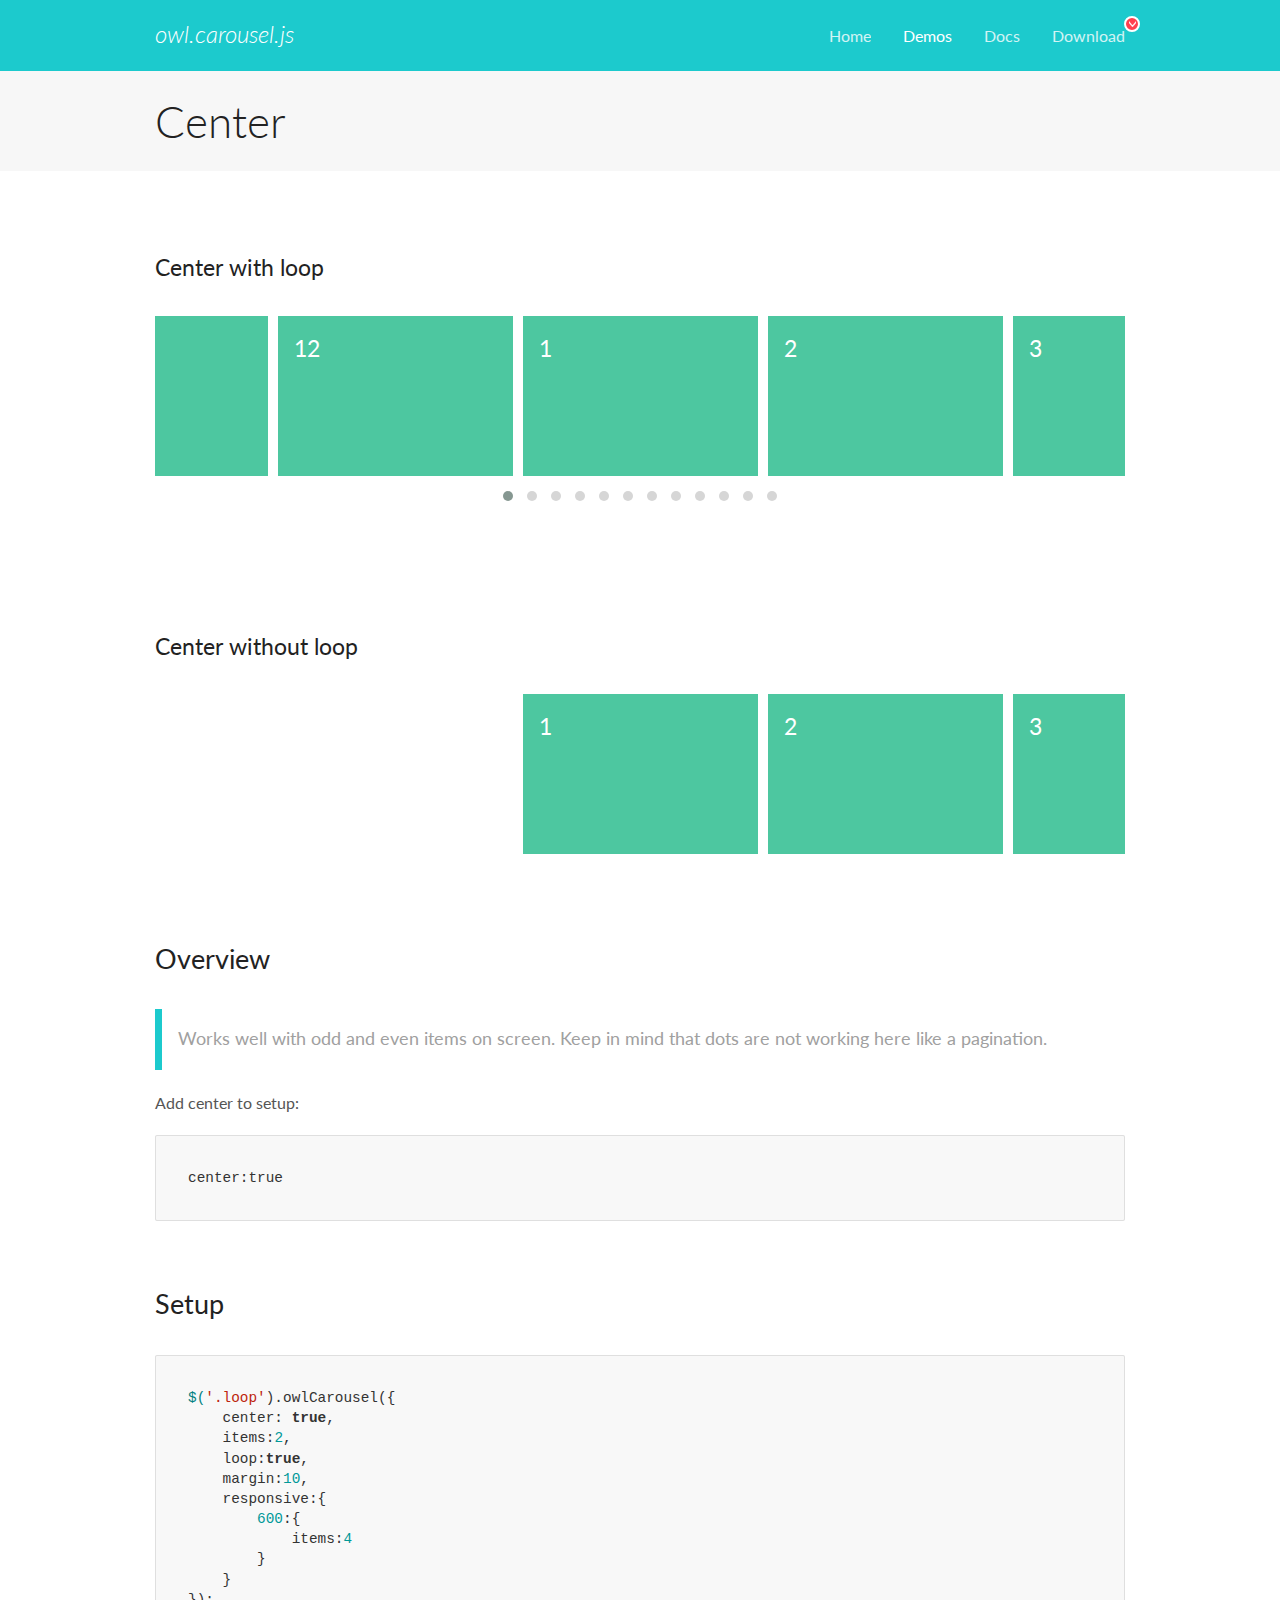
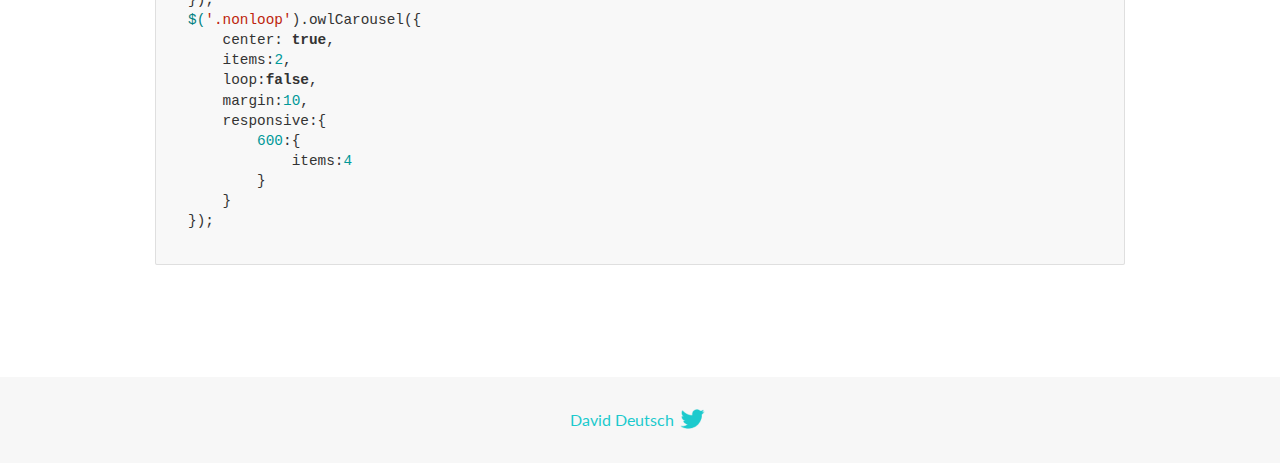
<file: owlCarousel/docs/demos/center.html>
<!DOCTYPE html>
<html lang="en">
  <head>

    <!-- head -->
    <meta charset="utf-8">
    <meta name="msapplication-tap-highlight" content="no" />
    <meta name="viewport" content="width=device-width, initial-scale=1.0" />
    <meta name="description" content="Center carousel">
    <meta name="author" content="David Deutsch">
    <title>
      Center Demo | Owl Carousel | 2.3.4
    </title>

    <!-- Stylesheets -->
    <link href='https://fonts.googleapis.com/css?family=Lato:300,400,700,400italic,300italic' rel='stylesheet' type='text/css'>
    <link rel="stylesheet" href="../assets/css/docs.theme.min.css">

    <!-- Owl Stylesheets -->
    <link rel="stylesheet" href="../assets/owlcarousel/assets/owl.carousel.min.css">
    <link rel="stylesheet" href="../assets/owlcarousel/assets/owl.theme.default.min.css">

    <!-- HTML5 shim and Respond.js IE8 support of HTML5 elements and media queries -->

    <!--[if lt IE 9]>
      <script src="https://oss.maxcdn.com/libs/html5shiv/3.7.0/html5shiv.js"></script>
      <script src="https://oss.maxcdn.com/libs/respond.js/1.3.0/respond.min.js"></script>
    <![endif]-->

    <!-- Favicons -->
    <link rel="apple-touch-icon-precomposed" sizes="144x144" href="../assets/ico/apple-touch-icon-144-precomposed.png">
    <link rel="shortcut icon" href="../assets/ico/favicon.png">
    <link rel="shortcut icon" href="favicon.ico">

    <!-- Yeah i know js should not be in header. Its required for demos.-->

    <!-- javascript -->
    <script src="../assets/vendors/jquery.min.js"></script>
    <script src="../assets/owlcarousel/owl.carousel.js"></script>
  </head>
  <body>

    <!-- header -->
    <header class="header">
      <div class="row">
        <div class="large-12 columns">
          <div class="brand left">
            <h3>
              <a href="/OwlCarousel2/">owl.carousel.js</a> 
            </h3>
          </div>
          <a id="toggle-nav" class="right">
            <span></span> <span></span> <span></span> 
          </a> 
          <div class="nav-bar">
            <ul class="clearfix">
              <li> <a href="/OwlCarousel2/index.html">Home</a>  </li>
              <li class="active">
                <a href="/OwlCarousel2/demos/demos.html">Demos</a> 
              </li>
              <li> <a href="/OwlCarousel2/docs/started-welcome.html">Docs</a>  </li>
              <li>
                <a href="https://github.com/OwlCarousel2/OwlCarousel2/archive/2.3.4.zip">Download</a> 
                <span class="download"></span> 
              </li>
            </ul>
          </div>
        </div>
      </div>
    </header>

    <!-- title -->
    <section class="title">
      <div class="row">
        <div class="large-12 columns">
          <h1>Center</h1>
        </div>
      </div>
    </section>

    <!--  Demos -->
    <section id="demos">
      <div class="row">
        <div class="large-12 columns">
          <h4 id="center-with-loop">Center with loop</h4>
          <div class="loop owl-carousel owl-theme">
            <div class="item">
              <h4>1</h4>
            </div>
            <div class="item">
              <h4>2</h4>
            </div>
            <div class="item">
              <h4>3</h4>
            </div>
            <div class="item">
              <h4>4</h4>
            </div>
            <div class="item">
              <h4>5</h4>
            </div>
            <div class="item">
              <h4>6</h4>
            </div>
            <div class="item">
              <h4>7</h4>
            </div>
            <div class="item">
              <h4>8</h4>
            </div>
            <div class="item">
              <h4>9</h4>
            </div>
            <div class="item">
              <h4>10</h4>
            </div>
            <div class="item">
              <h4>11</h4>
            </div>
            <div class="item">
              <h4>12</h4>
            </div>
          </div>
          <br>
          <h4 id="center-without-loop">Center without loop</h4>
          <div class="nonloop owl-carousel">
            <div class="item">
              <h4>1</h4>
            </div>
            <div class="item">
              <h4>2</h4>
            </div>
            <div class="item">
              <h4>3</h4>
            </div>
            <div class="item">
              <h4>4</h4>
            </div>
            <div class="item">
              <h4>5</h4>
            </div>
            <div class="item">
              <h4>6</h4>
            </div>
            <div class="item">
              <h4>7</h4>
            </div>
            <div class="item">
              <h4>8</h4>
            </div>
            <div class="item">
              <h4>9</h4>
            </div>
            <div class="item">
              <h4>10</h4>
            </div>
            <div class="item">
              <h4>11</h4>
            </div>
            <div class="item">
              <h4>12</h4>
            </div>
          </div>
          <h3 id="overview">Overview</h3>
          <blockquote>
            <p>Works well with odd and even items on screen. Keep in mind that dots are not working here like a pagination.</p>
          </blockquote>
          <p>Add center to setup:</p>
          <pre><code>center:true</code></pre>
          <h3 id="setup">Setup</h3>
          <pre><code>$(&#39;.loop&#39;).owlCarousel({
    center: true,
    items:2,
    loop:true,
    margin:10,
    responsive:{
        600:{
            items:4
        }
    }
});
$(&#39;.nonloop&#39;).owlCarousel({
    center: true,
    items:2,
    loop:false,
    margin:10,
    responsive:{
        600:{
            items:4
        }
    }
});</code></pre>
          <script>
            jQuery(document).ready(function($) {
              $('.loop').owlCarousel({
                center: true,
                items: 2,
                loop: true,
                margin: 10,
                responsive: {
                  600: {
                    items: 4
                  }
                }
              });
              $('.nonloop').owlCarousel({
                center: true,
                items: 2,
                loop: false,
                margin: 10,
                responsive: {
                  600: {
                    items: 4
                  }
                }
              });
            });
          </script>
        </div>
      </div>
    </section>

    <!-- footer -->
    <footer class="footer">
      <div class="row">
        <div class="large-12 columns">
          <h5>
            <a href="/OwlCarousel2/docs/support-contact.html">David Deutsch</a> 
            <a id="custom-tweet-button" href="https://twitter.com/share?url=https://github.com/OwlCarousel2/OwlCarousel2&text=Owl Carousel - This is so awesome! " target="_blank"></a> 
          </h5>
        </div>
      </div>
    </footer>

    <!-- vendors -->
    <script src="../assets/vendors/highlight.js"></script>
    <script src="../assets/js/app.js"></script>
  </body>
</html>
</file>
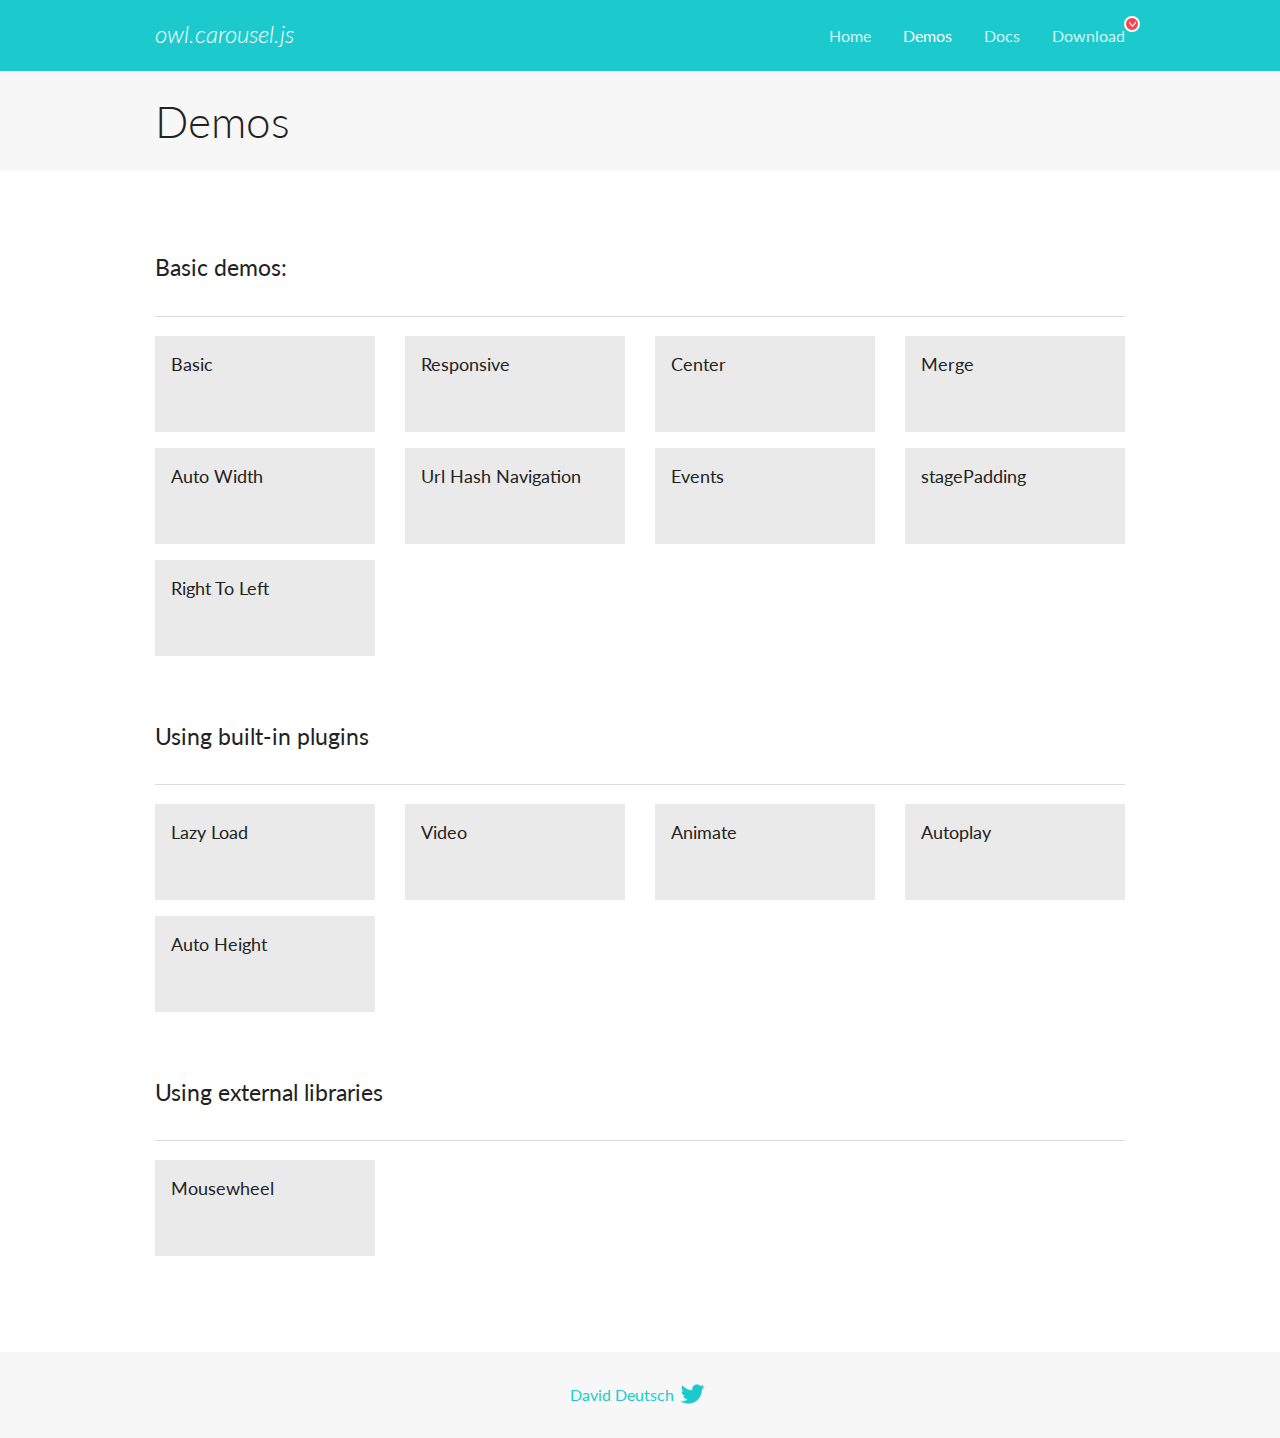
<file: owlCarousel/docs/demos/demos.html>
<!DOCTYPE html>
<html lang="en">
  <head>

    <!-- head -->
    <meta charset="utf-8">
    <meta name="msapplication-tap-highlight" content="no" />
    <meta name="viewport" content="width=device-width, initial-scale=1.0" />
    <meta name="description" content="A list of Owl Carousel examples.">
    <meta name="author" content="David Deutsch">
    <title>
      Demos | Owl Carousel | 2.3.4
    </title>

    <!-- Stylesheets -->
    <link href='https://fonts.googleapis.com/css?family=Lato:300,400,700,400italic,300italic' rel='stylesheet' type='text/css'>
    <link rel="stylesheet" href="../assets/css/docs.theme.min.css">

    <!-- Owl Stylesheets -->
    <link rel="stylesheet" href="../assets/owlcarousel/assets/owl.carousel.min.css">
    <link rel="stylesheet" href="../assets/owlcarousel/assets/owl.theme.default.min.css">

    <!-- HTML5 shim and Respond.js IE8 support of HTML5 elements and media queries -->

    <!--[if lt IE 9]>
      <script src="https://oss.maxcdn.com/libs/html5shiv/3.7.0/html5shiv.js"></script>
      <script src="https://oss.maxcdn.com/libs/respond.js/1.3.0/respond.min.js"></script>
    <![endif]-->

    <!-- Favicons -->
    <link rel="apple-touch-icon-precomposed" sizes="144x144" href="../assets/ico/apple-touch-icon-144-precomposed.png">
    <link rel="shortcut icon" href="../assets/ico/favicon.png">
    <link rel="shortcut icon" href="favicon.ico">

    <!-- Yeah i know js should not be in header. Its required for demos.-->

    <!-- javascript -->
    <script src="../assets/vendors/jquery.min.js"></script>
    <script src="../assets/owlcarousel/owl.carousel.js"></script>
  </head>
  <body>

    <!-- header -->
    <header class="header">
      <div class="row">
        <div class="large-12 columns">
          <div class="brand left">
            <h3>
              <a href="/OwlCarousel2/">owl.carousel.js</a> 
            </h3>
          </div>
          <a id="toggle-nav" class="right">
            <span></span> <span></span> <span></span> 
          </a> 
          <div class="nav-bar">
            <ul class="clearfix">
              <li> <a href="/OwlCarousel2/index.html">Home</a>  </li>
              <li class="active">
                <a href="/OwlCarousel2/demos/demos.html">Demos</a> 
              </li>
              <li> <a href="/OwlCarousel2/docs/started-welcome.html">Docs</a>  </li>
              <li>
                <a href="https://github.com/OwlCarousel2/OwlCarousel2/archive/2.3.4.zip">Download</a> 
                <span class="download"></span> 
              </li>
            </ul>
          </div>
        </div>
      </div>
    </header>

    <!-- title -->
    <section class="title">
      <div class="row">
        <div class="large-12 columns">
          <h1>Demos</h1>
        </div>
      </div>
    </section>

    <!--  Demos -->
    <section id="demos">
      <div class="row">
        <div class="large-12 columns">
          <h4 id="basic-demos-">Basic demos:</h4>
          <hr>
          <div class="demo-list">
            <div class="row">
              <div class="small-6 medium-4 large-3 columns">
                <a href="basic.html" class="demo-block">
                  <h5>Basic </h5>
                </a> 
              </div>
              <div class="small-6 medium-4 large-3 columns">
                <a href="responsive.html" class="demo-block">
                  <h5>Responsive </h5>
                </a> 
              </div>
              <div class="small-6 medium-4 large-3 columns">
                <a href="center.html" class="demo-block">
                  <h5>Center </h5>
                </a> 
              </div>
              <div class="small-6 medium-4 large-3 columns">
                <a href="merge.html" class="demo-block">
                  <h5>Merge </h5>
                </a> 
              </div>
              <div class="small-6 medium-4 large-3 columns">
                <a href="autowidth.html" class="demo-block">
                  <h5>Auto Width </h5>
                </a> 
              </div>
              <div class="small-6 medium-4 large-3 columns">
                <a href="urlhashnav.html" class="demo-block">
                  <h5>Url Hash Navigation </h5>
                </a> 
              </div>
              <div class="small-6 medium-4 large-3 columns">
                <a href="events.html" class="demo-block">
                  <h5>Events </h5>
                </a> 
              </div>
              <div class="small-6 medium-4 large-3 columns">
                <a href="stagepadding.html" class="demo-block">
                  <h5>stagePadding </h5>
                </a> 
              </div>
              <div class="small-6 medium-4 large-3 columns">
                <a href="rtl.html" class="demo-block">
                  <h5>Right To Left </h5>
                </a> 
              </div>
            </div>
          </div>
          <h4 id="using-built-in-plugins">Using built-in plugins</h4>
          <hr>
          <div class="demo-list">
            <div class="row">
              <div class="small-6 medium-4 large-3 columns">
                <a href="lazyLoad.html" class="demo-block">
                  <h5>Lazy Load </h5>
                </a> 
              </div>
              <div class="small-6 medium-4 large-3 columns">
                <a href="video.html" class="demo-block">
                  <h5>Video </h5>
                </a> 
              </div>
              <div class="small-6 medium-4 large-3 columns">
                <a href="animate.html" class="demo-block">
                  <h5>Animate </h5>
                </a> 
              </div>
              <div class="small-6 medium-4 large-3 columns">
                <a href="autoplay.html" class="demo-block">
                  <h5>Autoplay </h5>
                </a> 
              </div>
              <div class="small-6 medium-4 large-3 columns">
                <a href="autoheight.html" class="demo-block">
                  <h5>Auto Height </h5>
                </a> 
              </div>
            </div>
          </div>
          <h4 id="using-external-libraries">Using external libraries</h4>
          <hr>
          <div class="demo-list">
            <div class="row">
              <div class="small-6 medium-4 large-3 columns">
                <a href="mousewheel.html" class="demo-block">
                  <h5>Mousewheel </h5>
                </a> 
              </div>
            </div>
          </div>
        </div>
      </div>
    </section>

    <!-- footer -->
    <footer class="footer">
      <div class="row">
        <div class="large-12 columns">
          <h5>
            <a href="/OwlCarousel2/docs/support-contact.html">David Deutsch</a> 
            <a id="custom-tweet-button" href="https://twitter.com/share?url=https://github.com/OwlCarousel2/OwlCarousel2&text=Owl Carousel - This is so awesome! " target="_blank"></a> 
          </h5>
        </div>
      </div>
    </footer>

    <!-- vendors -->
    <script src="../assets/vendors/highlight.js"></script>
    <script src="../assets/js/app.js"></script>
  </body>
</html>
</file>
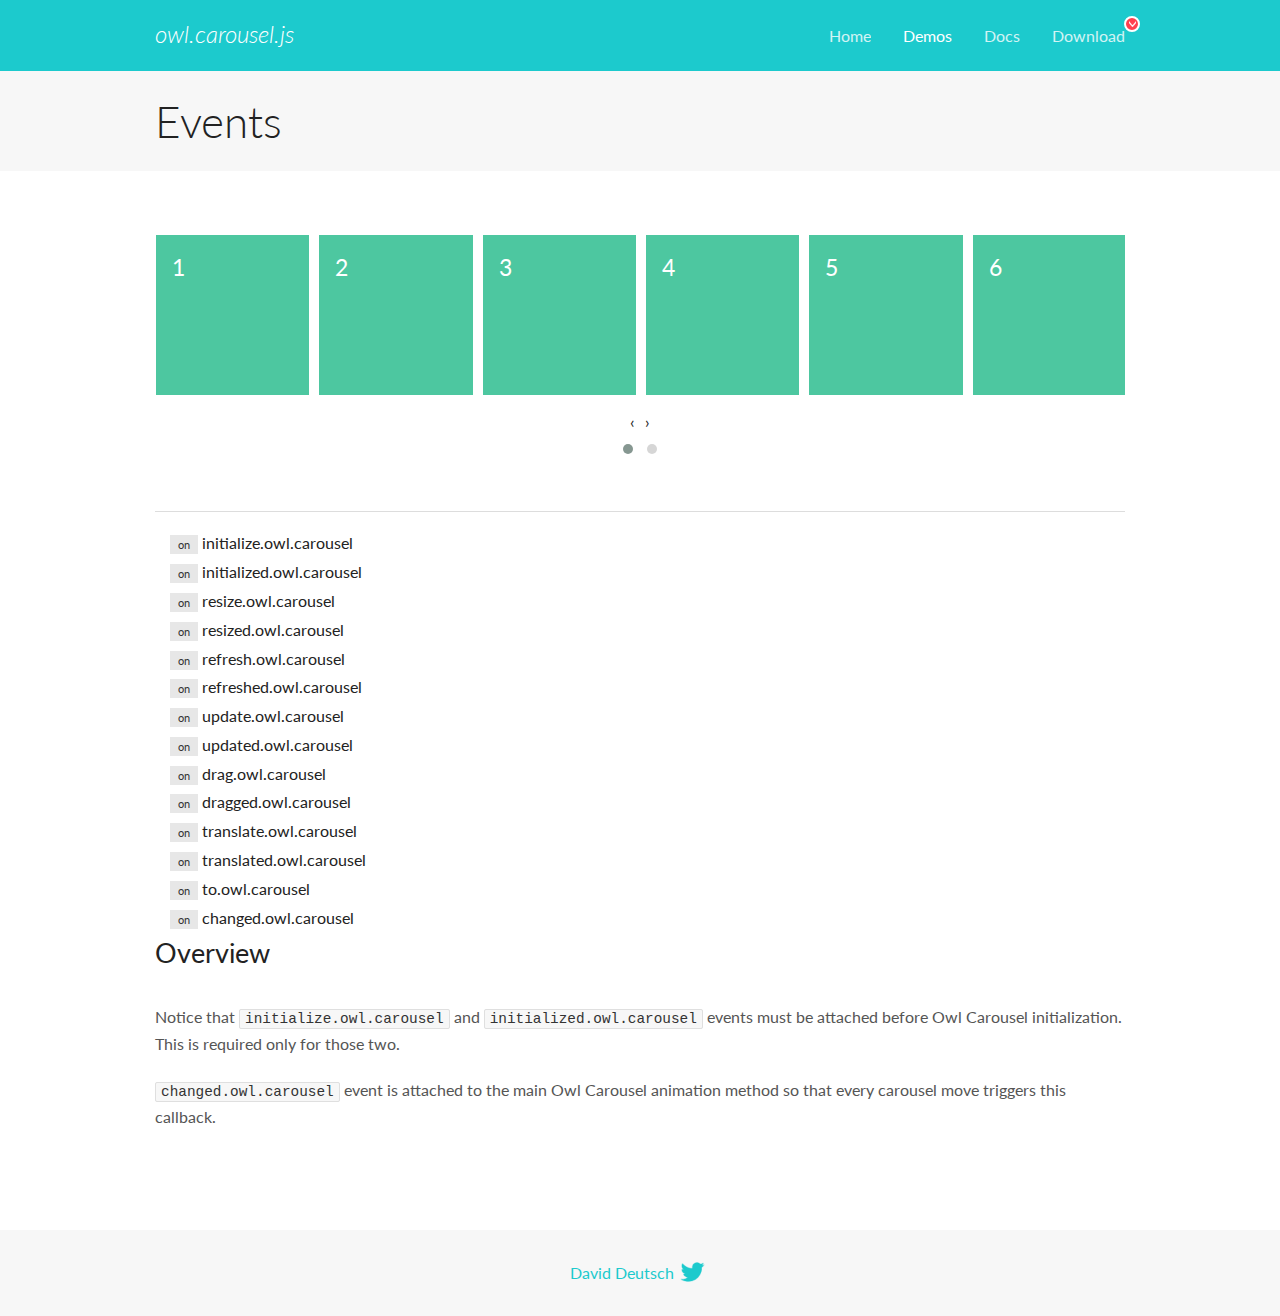
<file: owlCarousel/docs/demos/events.html>
<!DOCTYPE html>
<html lang="en">
  <head>

    <!-- head -->
    <meta charset="utf-8">
    <meta name="msapplication-tap-highlight" content="no" />
    <meta name="viewport" content="width=device-width, initial-scale=1.0" />
    <meta name="description" content="Events usage demo">
    <meta name="author" content="David Deutsch">
    <title>
      Events Demo | Owl Carousel | 2.3.4
    </title>

    <!-- Stylesheets -->
    <link href='https://fonts.googleapis.com/css?family=Lato:300,400,700,400italic,300italic' rel='stylesheet' type='text/css'>
    <link rel="stylesheet" href="../assets/css/docs.theme.min.css">

    <!-- Owl Stylesheets -->
    <link rel="stylesheet" href="../assets/owlcarousel/assets/owl.carousel.min.css">
    <link rel="stylesheet" href="../assets/owlcarousel/assets/owl.theme.default.min.css">

    <!-- HTML5 shim and Respond.js IE8 support of HTML5 elements and media queries -->

    <!--[if lt IE 9]>
      <script src="https://oss.maxcdn.com/libs/html5shiv/3.7.0/html5shiv.js"></script>
      <script src="https://oss.maxcdn.com/libs/respond.js/1.3.0/respond.min.js"></script>
    <![endif]-->

    <!-- Favicons -->
    <link rel="apple-touch-icon-precomposed" sizes="144x144" href="../assets/ico/apple-touch-icon-144-precomposed.png">
    <link rel="shortcut icon" href="../assets/ico/favicon.png">
    <link rel="shortcut icon" href="favicon.ico">

    <!-- Yeah i know js should not be in header. Its required for demos.-->

    <!-- javascript -->
    <script src="../assets/vendors/jquery.min.js"></script>
    <script src="../assets/owlcarousel/owl.carousel.js"></script>
  </head>
  <body>

    <!-- header -->
    <header class="header">
      <div class="row">
        <div class="large-12 columns">
          <div class="brand left">
            <h3>
              <a href="/OwlCarousel2/">owl.carousel.js</a> 
            </h3>
          </div>
          <a id="toggle-nav" class="right">
            <span></span> <span></span> <span></span> 
          </a> 
          <div class="nav-bar">
            <ul class="clearfix">
              <li> <a href="/OwlCarousel2/index.html">Home</a>  </li>
              <li class="active">
                <a href="/OwlCarousel2/demos/demos.html">Demos</a> 
              </li>
              <li> <a href="/OwlCarousel2/docs/started-welcome.html">Docs</a>  </li>
              <li>
                <a href="https://github.com/OwlCarousel2/OwlCarousel2/archive/2.3.4.zip">Download</a> 
                <span class="download"></span> 
              </li>
            </ul>
          </div>
        </div>
      </div>
    </header>

    <!-- title -->
    <section class="title">
      <div class="row">
        <div class="large-12 columns">
          <h1>Events</h1>
        </div>
      </div>
    </section>

    <!--  Demos -->
    <section id="demos">
      <div class="row">
        <div class="large-12 columns">
          <div class="owl-carousel owl-theme">
            <div class="item">
              <h4>1</h4>
            </div>
            <div class="item">
              <h4>2</h4>
            </div>
            <div class="item">
              <h4>3</h4>
            </div>
            <div class="item">
              <h4>4</h4>
            </div>
            <div class="item">
              <h4>5</h4>
            </div>
            <div class="item">
              <h4>6</h4>
            </div>
            <div class="item">
              <h4>7</h4>
            </div>
            <div class="item">
              <h4>8</h4>
            </div>
            <div class="item">
              <h4>9</h4>
            </div>
            <div class="item">
              <h4>10</h4>
            </div>
            <div class="item">
              <h4>11</h4>
            </div>
            <div class="item">
              <h4>12</h4>
            </div>
          </div>
          <hr>
          <div class="large-12 columns callbacks">
            <div><span class="label secondary initialize">on</span>  initialize.owl.carousel </div>
            <div><span class="label secondary initialized">on</span>  initialized.owl.carousel </div>
            <div><span class="label secondary resize">on</span>  resize.owl.carousel </div>
            <div><span class="label secondary resized">on</span>  resized.owl.carousel </div>
            <div><span class="label secondary refresh">on</span>  refresh.owl.carousel </div>
            <div><span class="label secondary refreshed">on</span>  refreshed.owl.carousel </div>
            <div><span class="label secondary update">on</span>  update.owl.carousel </div>
            <div><span class="label secondary updated">on</span>  updated.owl.carousel </div>
            <div><span class="label secondary drag">on</span>  drag.owl.carousel </div>
            <div><span class="label secondary dragged">on</span>  dragged.owl.carousel </div>
            <div><span class="label secondary translate">on</span>  translate.owl.carousel </div>
            <div><span class="label secondary translated">on</span>  translated.owl.carousel </div>
            <div><span class="label secondary to">on</span>  to.owl.carousel </div>
            <div><span class="label secondary changed">on</span>  changed.owl.carousel </div>
          </div>
          <h3 id="overview">Overview</h3>
          <p>Notice that <code>initialize.owl.carousel</code> and <code>initialized.owl.carousel</code> events must be attached before Owl Carousel initialization. This is required only for those two.</p>
          <p><code>changed.owl.carousel</code> event is attached to the main Owl Carousel animation method so that every carousel move triggers this callback.</p>
          <script>
            jQuery(document).ready(function($) {
              var owl = $('.owl-carousel');
              owl.on('initialize.owl.carousel initialized.owl.carousel ' +
                'initialize.owl.carousel initialize.owl.carousel ' +
                'resize.owl.carousel resized.owl.carousel ' +
                'refresh.owl.carousel refreshed.owl.carousel ' +
                'update.owl.carousel updated.owl.carousel ' +
                'drag.owl.carousel dragged.owl.carousel ' +
                'translate.owl.carousel translated.owl.carousel ' +
                'to.owl.carousel changed.owl.carousel',
                function(e) {
                  $('.' + e.type)
                    .removeClass('secondary')
                    .addClass('success');
                  window.setTimeout(function() {
                    $('.' + e.type)
                      .removeClass('success')
                      .addClass('secondary');
                  }, 500);
                });
              owl.owlCarousel({
                loop: true,
                nav: true,
                lazyLoad: true,
                margin: 10,
                video: true,
                responsive: {
                  0: {
                    items: 1
                  },
                  600: {
                    items: 3
                  },
                  960: {
                    items: 5,
                  },
                  1200: {
                    items: 6
                  }
                }
              });
            });
          </script>
        </div>
      </div>
    </section>

    <!-- footer -->
    <footer class="footer">
      <div class="row">
        <div class="large-12 columns">
          <h5>
            <a href="/OwlCarousel2/docs/support-contact.html">David Deutsch</a> 
            <a id="custom-tweet-button" href="https://twitter.com/share?url=https://github.com/OwlCarousel2/OwlCarousel2&text=Owl Carousel - This is so awesome! " target="_blank"></a> 
          </h5>
        </div>
      </div>
    </footer>

    <!-- vendors -->
    <script src="../assets/vendors/highlight.js"></script>
    <script src="../assets/js/app.js"></script>
  </body>
</html>
</file>
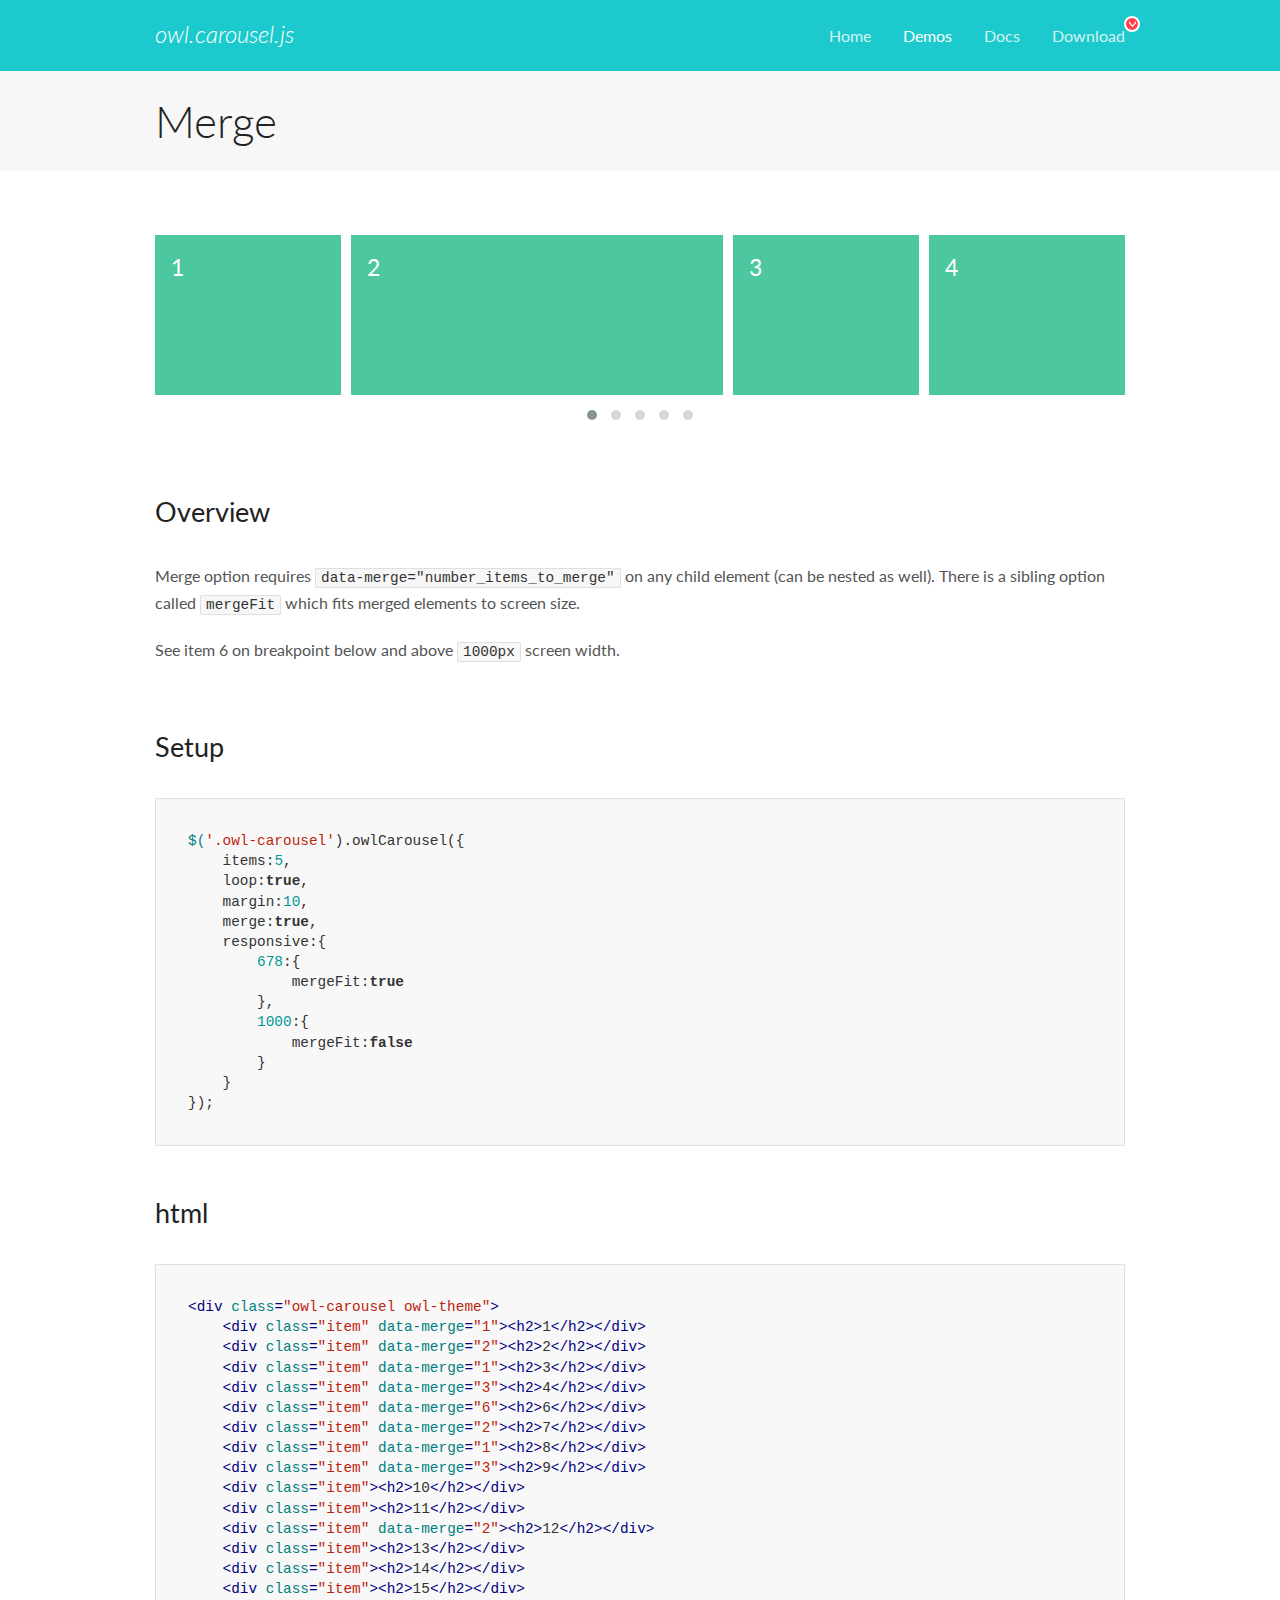
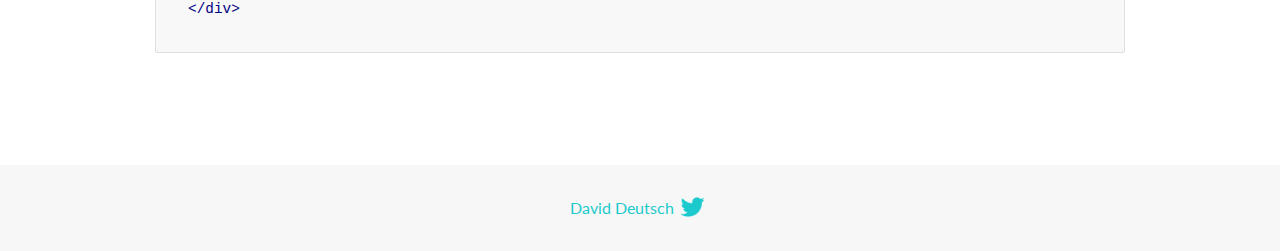
<file: owlCarousel/docs/demos/merge.html>
<!DOCTYPE html>
<html lang="en">
  <head>

    <!-- head -->
    <meta charset="utf-8">
    <meta name="msapplication-tap-highlight" content="no" />
    <meta name="viewport" content="width=device-width, initial-scale=1.0" />
    <meta name="description" content="Merge Items">
    <meta name="author" content="David Deutsch">
    <title>
      Merge Demo | Owl Carousel | 2.3.4
    </title>

    <!-- Stylesheets -->
    <link href='https://fonts.googleapis.com/css?family=Lato:300,400,700,400italic,300italic' rel='stylesheet' type='text/css'>
    <link rel="stylesheet" href="../assets/css/docs.theme.min.css">

    <!-- Owl Stylesheets -->
    <link rel="stylesheet" href="../assets/owlcarousel/assets/owl.carousel.min.css">
    <link rel="stylesheet" href="../assets/owlcarousel/assets/owl.theme.default.min.css">

    <!-- HTML5 shim and Respond.js IE8 support of HTML5 elements and media queries -->

    <!--[if lt IE 9]>
      <script src="https://oss.maxcdn.com/libs/html5shiv/3.7.0/html5shiv.js"></script>
      <script src="https://oss.maxcdn.com/libs/respond.js/1.3.0/respond.min.js"></script>
    <![endif]-->

    <!-- Favicons -->
    <link rel="apple-touch-icon-precomposed" sizes="144x144" href="../assets/ico/apple-touch-icon-144-precomposed.png">
    <link rel="shortcut icon" href="../assets/ico/favicon.png">
    <link rel="shortcut icon" href="favicon.ico">

    <!-- Yeah i know js should not be in header. Its required for demos.-->

    <!-- javascript -->
    <script src="../assets/vendors/jquery.min.js"></script>
    <script src="../assets/owlcarousel/owl.carousel.js"></script>
  </head>
  <body>

    <!-- header -->
    <header class="header">
      <div class="row">
        <div class="large-12 columns">
          <div class="brand left">
            <h3>
              <a href="/OwlCarousel2/">owl.carousel.js</a> 
            </h3>
          </div>
          <a id="toggle-nav" class="right">
            <span></span> <span></span> <span></span> 
          </a> 
          <div class="nav-bar">
            <ul class="clearfix">
              <li> <a href="/OwlCarousel2/index.html">Home</a>  </li>
              <li class="active">
                <a href="/OwlCarousel2/demos/demos.html">Demos</a> 
              </li>
              <li> <a href="/OwlCarousel2/docs/started-welcome.html">Docs</a>  </li>
              <li>
                <a href="https://github.com/OwlCarousel2/OwlCarousel2/archive/2.3.4.zip">Download</a> 
                <span class="download"></span> 
              </li>
            </ul>
          </div>
        </div>
      </div>
    </header>

    <!-- title -->
    <section class="title">
      <div class="row">
        <div class="large-12 columns">
          <h1>Merge</h1>
        </div>
      </div>
    </section>

    <!--  Demos -->
    <section id="demos">
      <div class="row">
        <div class="large-12 columns">
          <div class="owl-carousel owl-theme">
            <div class="item" data-merge="1">
              <h4>1</h4>
            </div>
            <div class="item" data-merge="2">
              <h4>2</h4>
            </div>
            <div class="item" data-merge="1">
              <h4>3</h4>
            </div>
            <div class="item" data-merge="3">
              <h4>4</h4>
            </div>
            <div class="item" data-merge="6">
              <h4>6</h4>
            </div>
            <div class="item" data-merge="2">
              <h4>7</h4>
            </div>
            <div class="item" data-merge="1">
              <h4>8</h4>
            </div>
            <div class="item" data-merge="3">
              <h4>9</h4>
            </div>
            <div class="item">
              <h4>10</h4>
            </div>
            <div class="item">
              <h4>11</h4>
            </div>
            <div class="item" data-merge="2">
              <h4>12</h4>
            </div>
            <div class="item">
              <h4>13</h4>
            </div>
            <div class="item">
              <h4>14</h4>
            </div>
            <div class="item">
              <h4>15</h4>
            </div>
          </div>
          <h3 id="overview">Overview</h3>
          <p>Merge option requires <code>data-merge=&quot;number_items_to_merge&quot;</code> on any child element (can be nested as well). There is a sibling option called <code>mergeFit</code> which fits merged elements to screen size. </p>
          <p>See item 6 on breakpoint below and above <code>1000px</code> screen width.</p>
          <h3 id="setup">Setup</h3>
          <pre><code>$(&#39;.owl-carousel&#39;).owlCarousel({
    items:5,
    loop:true,
    margin:10,
    merge:true,
    responsive:{
        678:{
            mergeFit:true
        },
        1000:{
            mergeFit:false
        }
    }
});</code></pre>
          <h3 id="html">html</h3>
          <pre><code>&lt;div class=&quot;owl-carousel owl-theme&quot;&gt;
    &lt;div class=&quot;item&quot; data-merge=&quot;1&quot;&gt;&lt;h2&gt;1&lt;/h2&gt;&lt;/div&gt;
    &lt;div class=&quot;item&quot; data-merge=&quot;2&quot;&gt;&lt;h2&gt;2&lt;/h2&gt;&lt;/div&gt;
    &lt;div class=&quot;item&quot; data-merge=&quot;1&quot;&gt;&lt;h2&gt;3&lt;/h2&gt;&lt;/div&gt;
    &lt;div class=&quot;item&quot; data-merge=&quot;3&quot;&gt;&lt;h2&gt;4&lt;/h2&gt;&lt;/div&gt;
    &lt;div class=&quot;item&quot; data-merge=&quot;6&quot;&gt;&lt;h2&gt;6&lt;/h2&gt;&lt;/div&gt;
    &lt;div class=&quot;item&quot; data-merge=&quot;2&quot;&gt;&lt;h2&gt;7&lt;/h2&gt;&lt;/div&gt;
    &lt;div class=&quot;item&quot; data-merge=&quot;1&quot;&gt;&lt;h2&gt;8&lt;/h2&gt;&lt;/div&gt;
    &lt;div class=&quot;item&quot; data-merge=&quot;3&quot;&gt;&lt;h2&gt;9&lt;/h2&gt;&lt;/div&gt;
    &lt;div class=&quot;item&quot;&gt;&lt;h2&gt;10&lt;/h2&gt;&lt;/div&gt;
    &lt;div class=&quot;item&quot;&gt;&lt;h2&gt;11&lt;/h2&gt;&lt;/div&gt;
    &lt;div class=&quot;item&quot; data-merge=&quot;2&quot;&gt;&lt;h2&gt;12&lt;/h2&gt;&lt;/div&gt;
    &lt;div class=&quot;item&quot;&gt;&lt;h2&gt;13&lt;/h2&gt;&lt;/div&gt;
    &lt;div class=&quot;item&quot;&gt;&lt;h2&gt;14&lt;/h2&gt;&lt;/div&gt;
    &lt;div class=&quot;item&quot;&gt;&lt;h2&gt;15&lt;/h2&gt;&lt;/div&gt;
&lt;/div&gt;</code></pre>
          <script>
            $(document).ready(function() {
              $('.owl-carousel').owlCarousel({
                items: 5,
                loop: true,
                margin: 10,
                merge: true,
                responsive: {
                  678: {
                    mergeFit: true
                  },
                  1000: {
                    mergeFit: false
                  }
                }
              });
            })
          </script>
        </div>
      </div>
    </section>

    <!-- footer -->
    <footer class="footer">
      <div class="row">
        <div class="large-12 columns">
          <h5>
            <a href="/OwlCarousel2/docs/support-contact.html">David Deutsch</a> 
            <a id="custom-tweet-button" href="https://twitter.com/share?url=https://github.com/OwlCarousel2/OwlCarousel2&text=Owl Carousel - This is so awesome! " target="_blank"></a> 
          </h5>
        </div>
      </div>
    </footer>

    <!-- vendors -->
    <script src="../assets/vendors/highlight.js"></script>
    <script src="../assets/js/app.js"></script>
  </body>
</html>
</file>
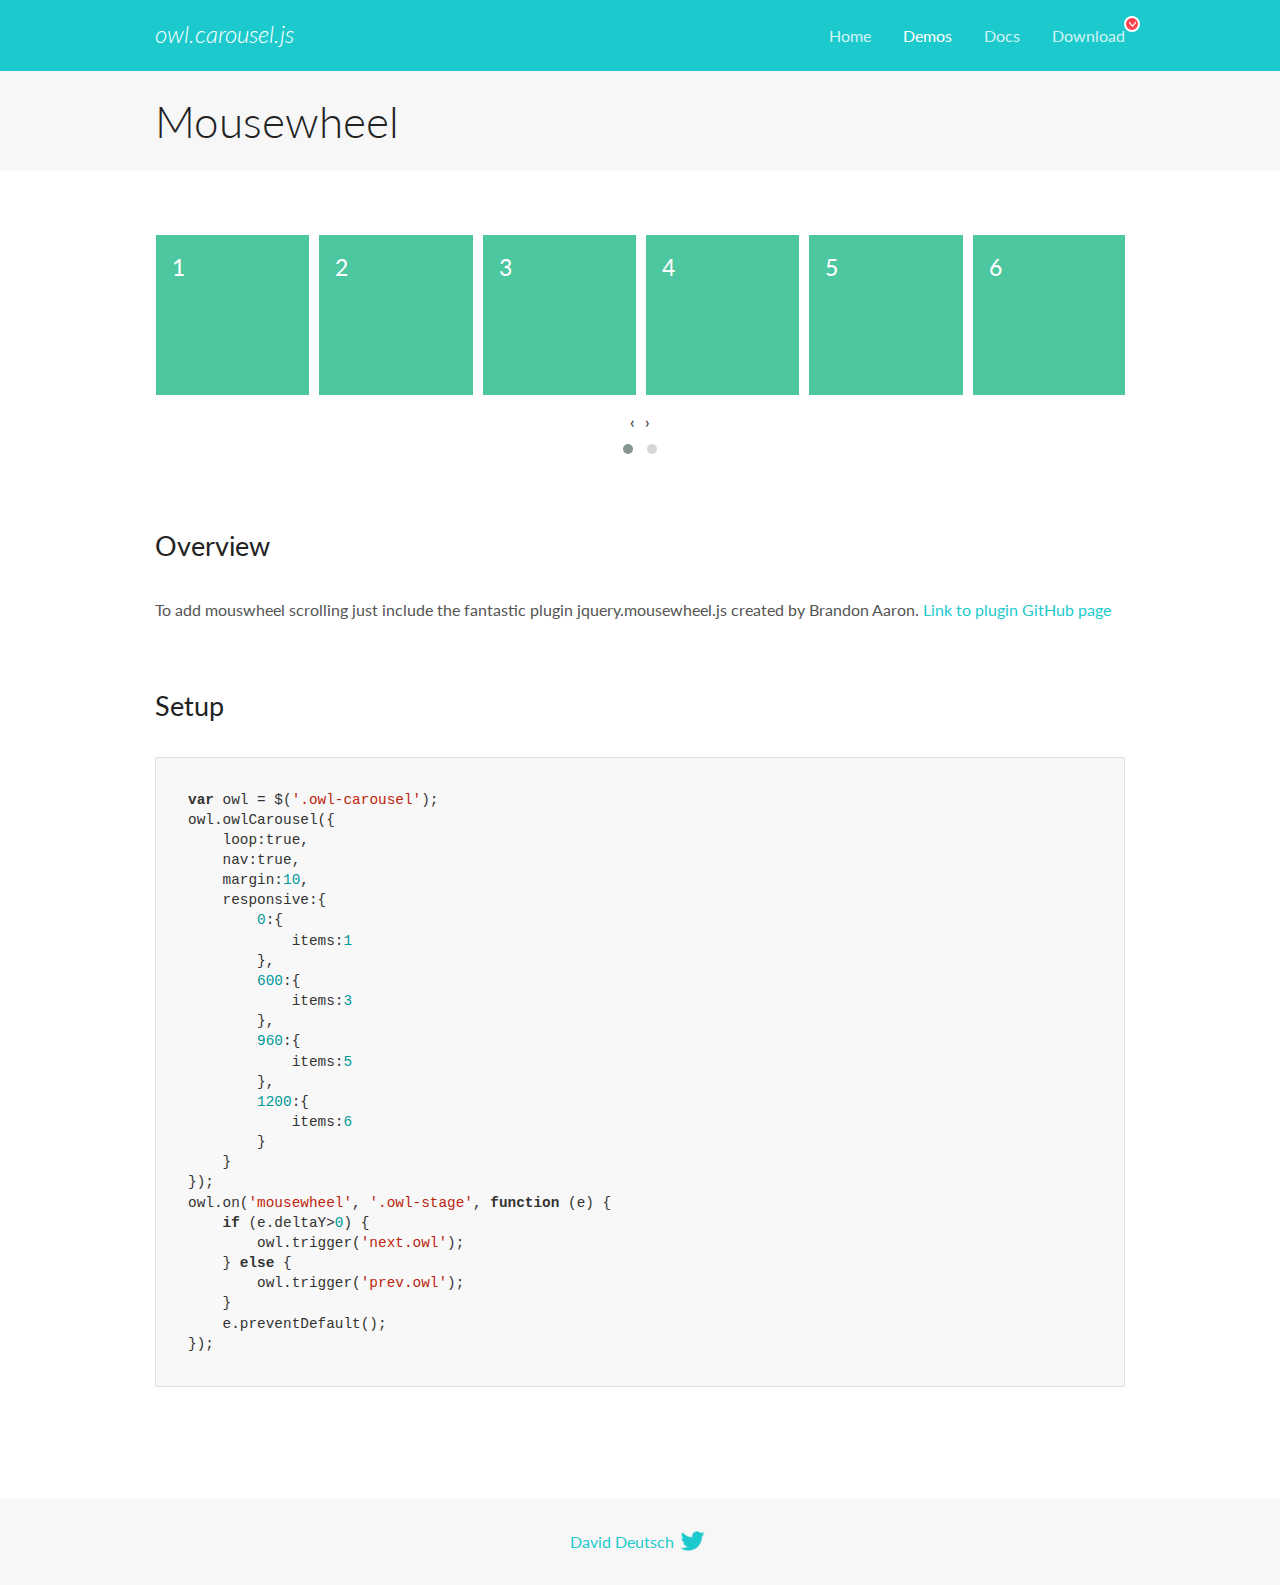
<file: owlCarousel/docs/demos/mousewheel.html>
<!DOCTYPE html>
<html lang="en">
  <head>

    <!-- head -->
    <meta charset="utf-8">
    <meta name="msapplication-tap-highlight" content="no" />
    <meta name="viewport" content="width=device-width, initial-scale=1.0" />
    <meta name="description" content="Mousewheel usage demo">
    <meta name="author" content="David Deutsch">
    <title>
      Mousewheel Demo | Owl Carousel | 2.3.4
    </title>

    <!-- Stylesheets -->
    <link href='https://fonts.googleapis.com/css?family=Lato:300,400,700,400italic,300italic' rel='stylesheet' type='text/css'>
    <link rel="stylesheet" href="../assets/css/docs.theme.min.css">

    <!-- Owl Stylesheets -->
    <link rel="stylesheet" href="../assets/owlcarousel/assets/owl.carousel.min.css">
    <link rel="stylesheet" href="../assets/owlcarousel/assets/owl.theme.default.min.css">

    <!-- HTML5 shim and Respond.js IE8 support of HTML5 elements and media queries -->

    <!--[if lt IE 9]>
      <script src="https://oss.maxcdn.com/libs/html5shiv/3.7.0/html5shiv.js"></script>
      <script src="https://oss.maxcdn.com/libs/respond.js/1.3.0/respond.min.js"></script>
    <![endif]-->

    <!-- Favicons -->
    <link rel="apple-touch-icon-precomposed" sizes="144x144" href="../assets/ico/apple-touch-icon-144-precomposed.png">
    <link rel="shortcut icon" href="../assets/ico/favicon.png">
    <link rel="shortcut icon" href="favicon.ico">

    <!-- Yeah i know js should not be in header. Its required for demos.-->

    <!-- javascript -->
    <script src="../assets/vendors/jquery.min.js"></script>
    <script src="../assets/owlcarousel/owl.carousel.js"></script>
  </head>
  <body>

    <!-- header -->
    <header class="header">
      <div class="row">
        <div class="large-12 columns">
          <div class="brand left">
            <h3>
              <a href="/OwlCarousel2/">owl.carousel.js</a> 
            </h3>
          </div>
          <a id="toggle-nav" class="right">
            <span></span> <span></span> <span></span> 
          </a> 
          <div class="nav-bar">
            <ul class="clearfix">
              <li> <a href="/OwlCarousel2/index.html">Home</a>  </li>
              <li class="active">
                <a href="/OwlCarousel2/demos/demos.html">Demos</a> 
              </li>
              <li> <a href="/OwlCarousel2/docs/started-welcome.html">Docs</a>  </li>
              <li>
                <a href="https://github.com/OwlCarousel2/OwlCarousel2/archive/2.3.4.zip">Download</a> 
                <span class="download"></span> 
              </li>
            </ul>
          </div>
        </div>
      </div>
    </header>

    <!-- title -->
    <section class="title">
      <div class="row">
        <div class="large-12 columns">
          <h1>Mousewheel</h1>
        </div>
      </div>
    </section>

    <!--  Demos -->
    <section id="demos">
      <div class="row">
        <div class="large-12 columns">
          <div class="owl-carousel owl-theme">
            <div class="item">
              <h4>1</h4>
            </div>
            <div class="item">
              <h4>2</h4>
            </div>
            <div class="item">
              <h4>3</h4>
            </div>
            <div class="item">
              <h4>4</h4>
            </div>
            <div class="item">
              <h4>5</h4>
            </div>
            <div class="item">
              <h4>6</h4>
            </div>
            <div class="item">
              <h4>7</h4>
            </div>
            <div class="item">
              <h4>8</h4>
            </div>
            <div class="item">
              <h4>9</h4>
            </div>
            <div class="item">
              <h4>10</h4>
            </div>
            <div class="item">
              <h4>11</h4>
            </div>
            <div class="item">
              <h4>12</h4>
            </div>
          </div>
          <h3 id="overview">Overview</h3>
          <p>To add mouswheel scrolling just include the fantastic plugin jquery.mousewheel.js created by Brandon Aaron.
            <a href="https://github.com/brandonaaron/jquery-mousewheel">Link to plugin GitHub page</a> 
          </p>
          <h3 id="setup">Setup</h3>
          <pre><code>var owl = $(&#39;.owl-carousel&#39;);
owl.owlCarousel({
    loop:true,
    nav:true,
    margin:10,
    responsive:{
        0:{
            items:1
        },
        600:{
            items:3
        },            
        960:{
            items:5
        },
        1200:{
            items:6
        }
    }
});
owl.on(&#39;mousewheel&#39;, &#39;.owl-stage&#39;, function (e) {
    if (e.deltaY&gt;0) {
        owl.trigger(&#39;next.owl&#39;);
    } else {
        owl.trigger(&#39;prev.owl&#39;);
    }
    e.preventDefault();
});</code></pre>
          <script src="../assets/vendors/jquery.mousewheel.min.js"></script>
          <script>
            $(document).ready(function() {
              var owl = $('.owl-carousel');
              owl.owlCarousel({
                loop: true,
                nav: true,
                margin: 10,
                responsive: {
                  0: {
                    items: 1
                  },
                  600: {
                    items: 3
                  },
                  960: {
                    items: 5
                  },
                  1200: {
                    items: 6
                  }
                }
              });
              owl.on('mousewheel', '.owl-stage', function(e) {
                if (e.deltaY > 0) {
                  owl.trigger('next.owl');
                } else {
                  owl.trigger('prev.owl');
                }
                e.preventDefault();
              });
            })
          </script>
        </div>
      </div>
    </section>

    <!-- footer -->
    <footer class="footer">
      <div class="row">
        <div class="large-12 columns">
          <h5>
            <a href="/OwlCarousel2/docs/support-contact.html">David Deutsch</a> 
            <a id="custom-tweet-button" href="https://twitter.com/share?url=https://github.com/OwlCarousel2/OwlCarousel2&text=Owl Carousel - This is so awesome! " target="_blank"></a> 
          </h5>
        </div>
      </div>
    </footer>

    <!-- vendors -->
    <script src="../assets/vendors/highlight.js"></script>
    <script src="../assets/js/app.js"></script>
  </body>
</html>
</file>
